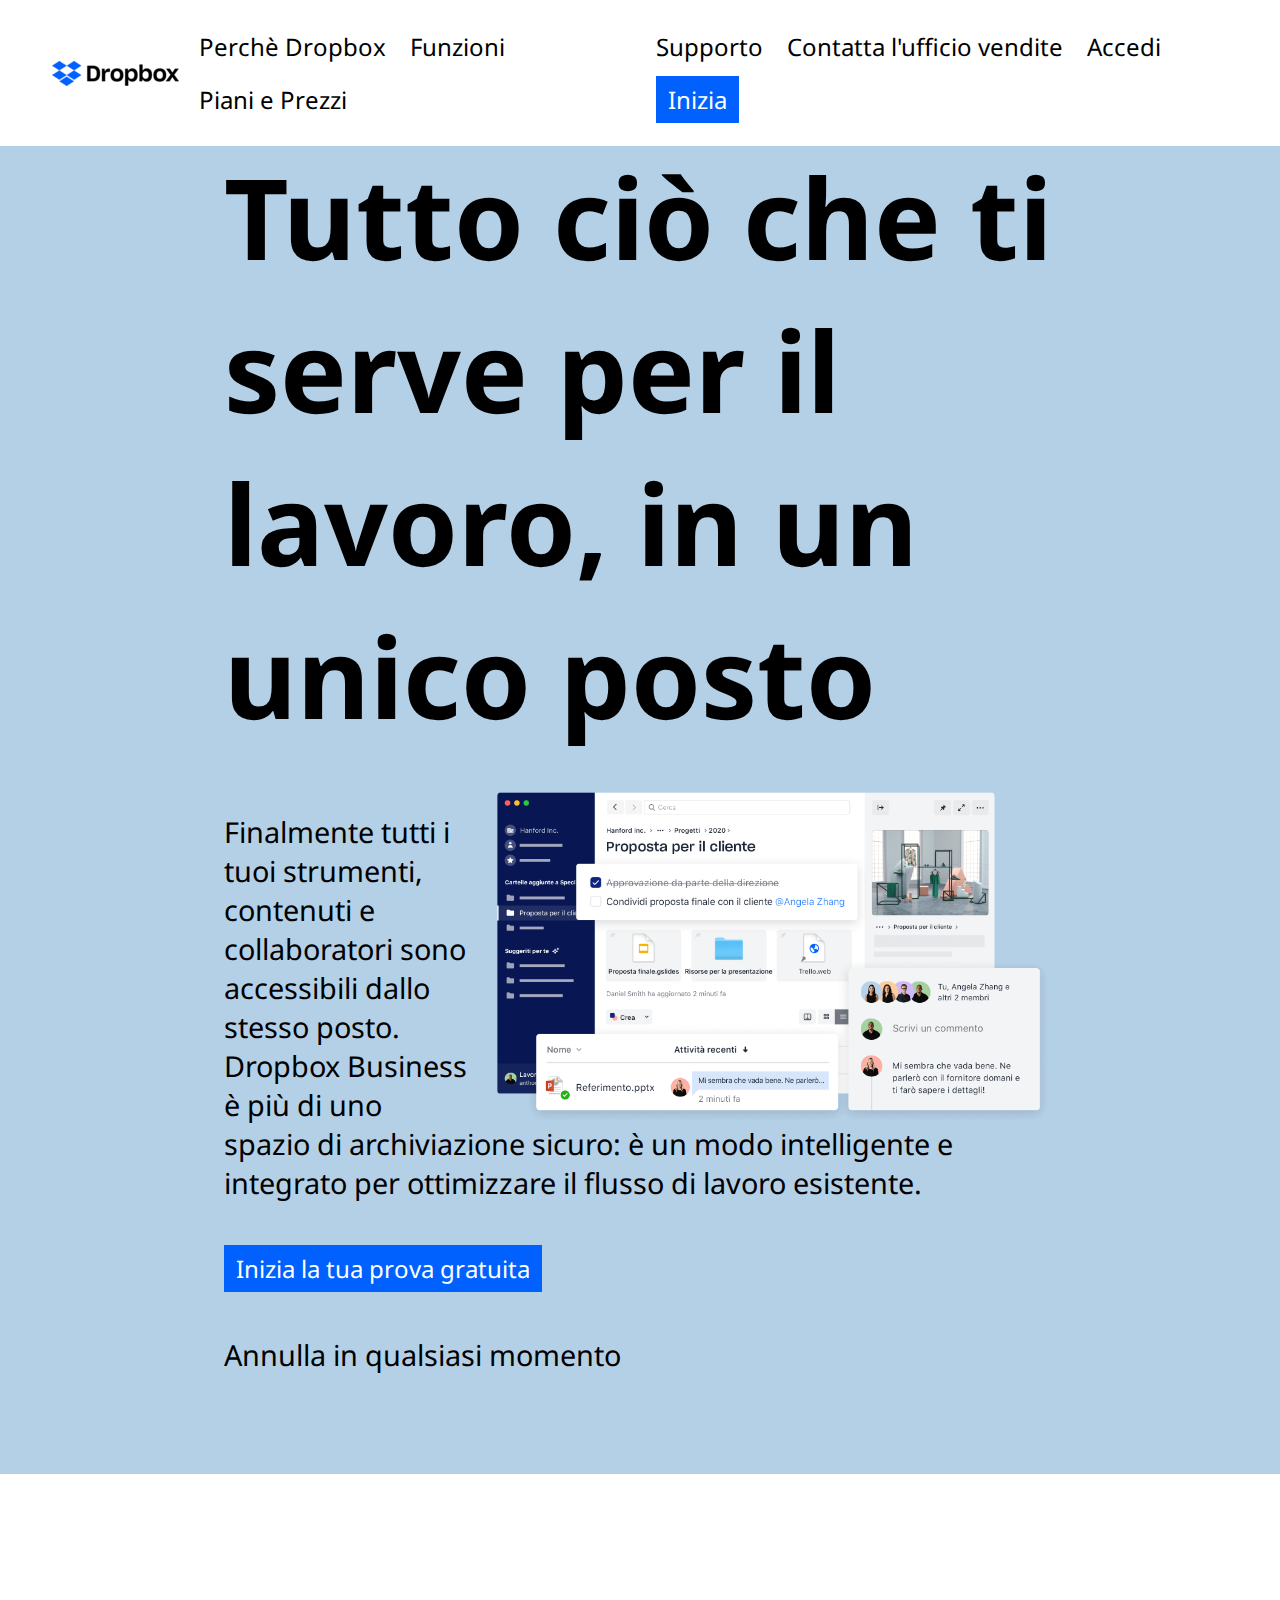
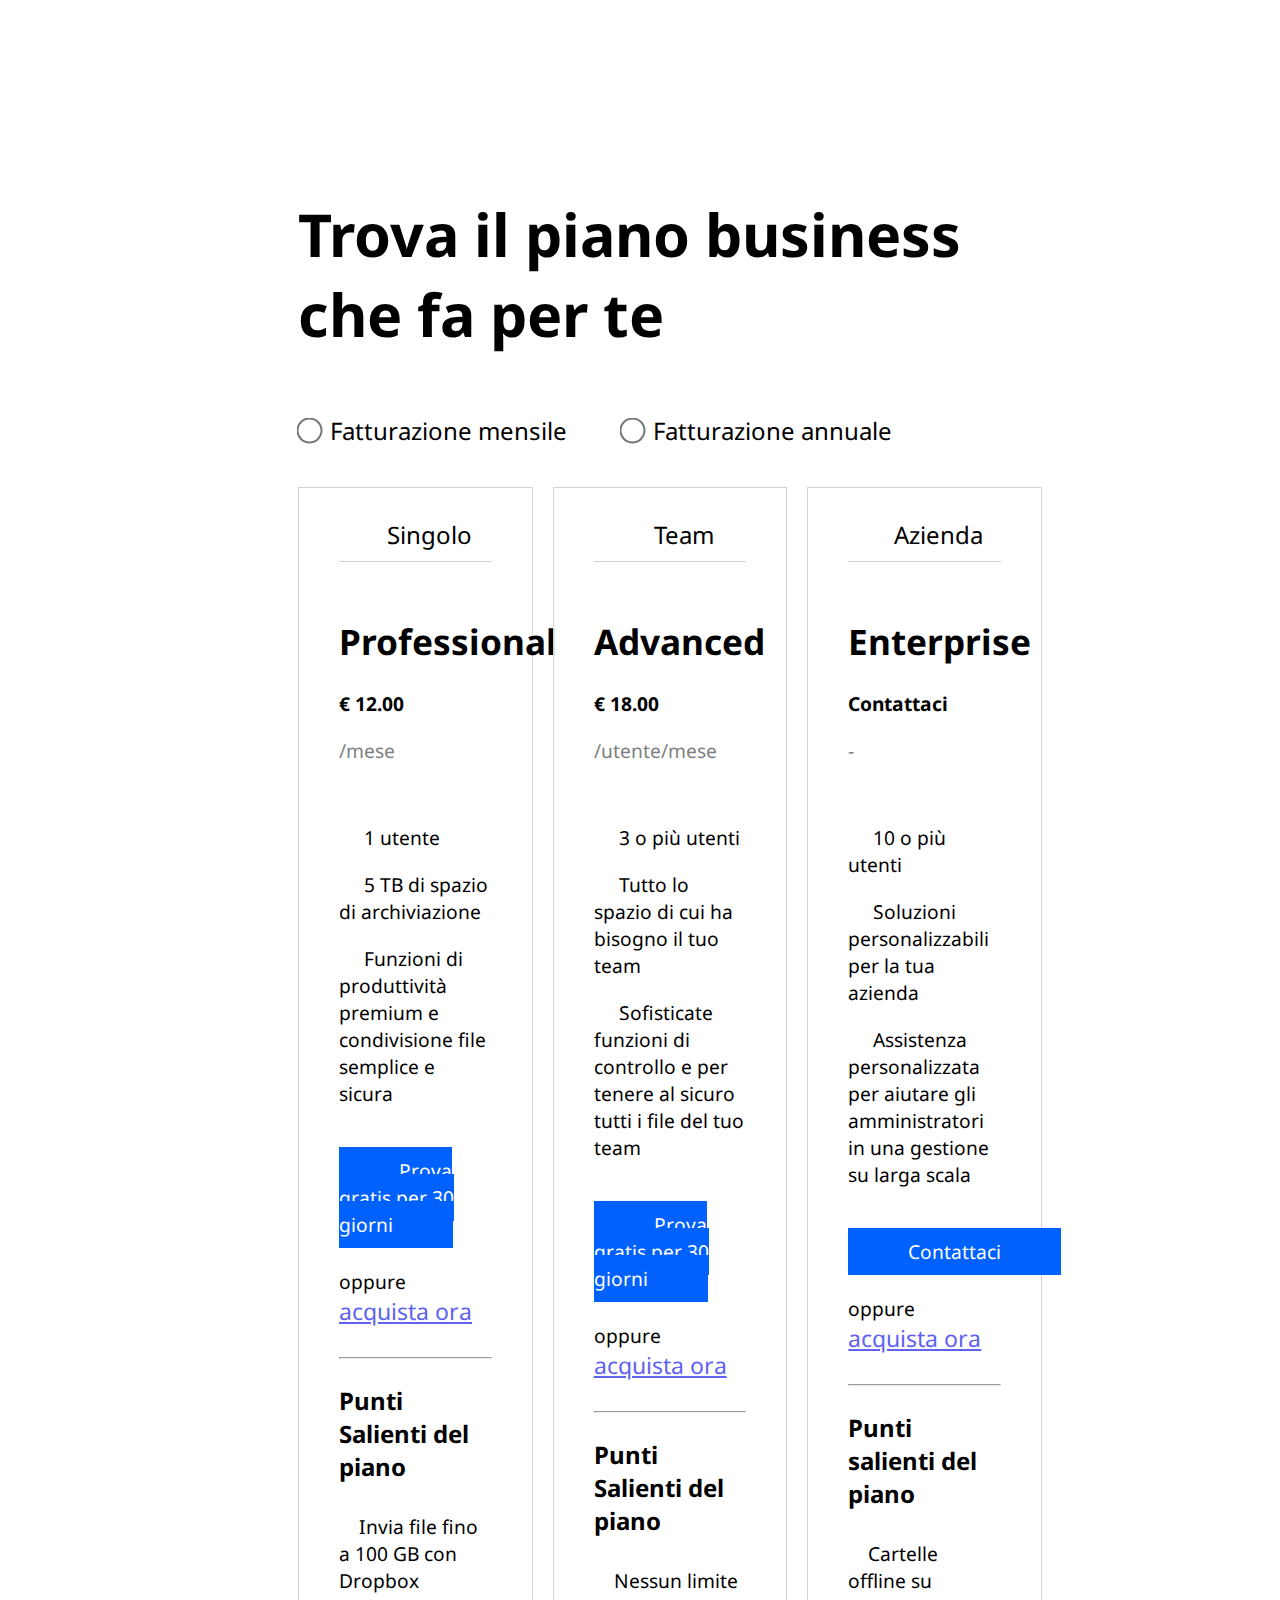
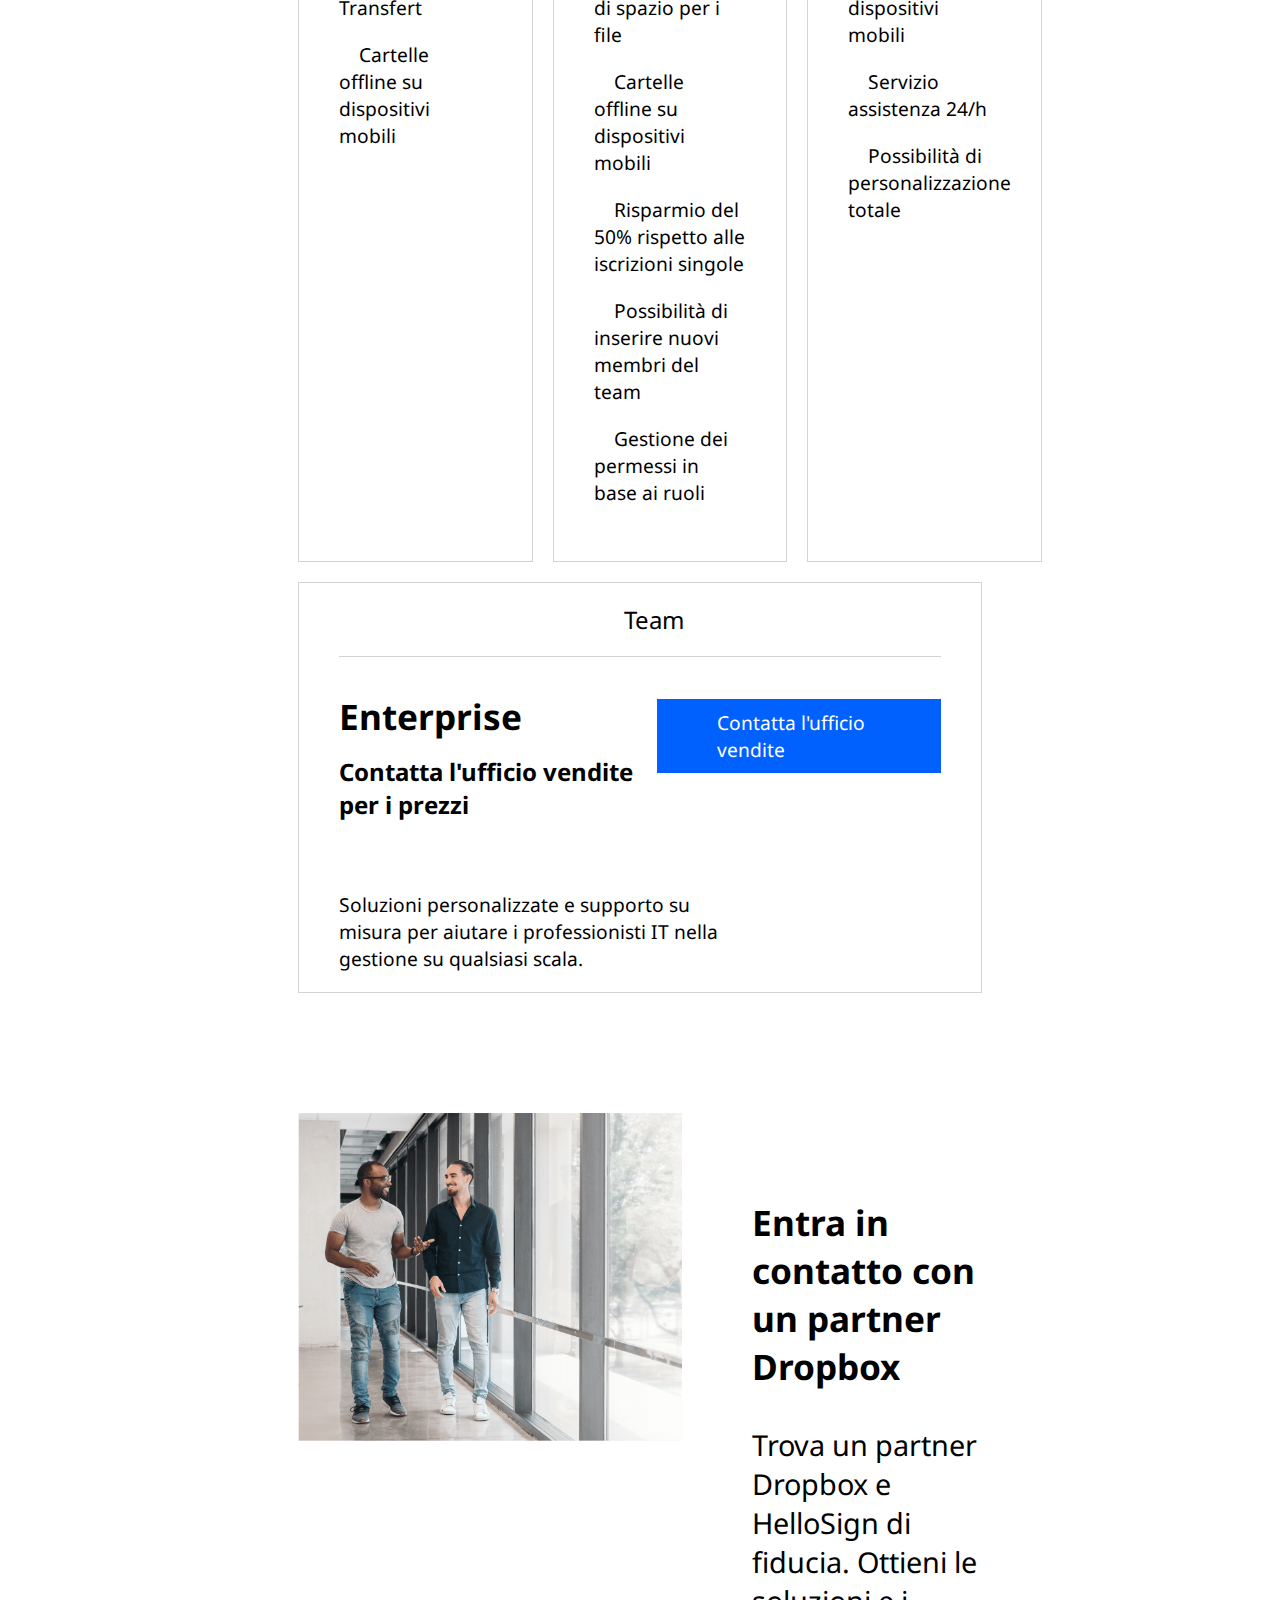
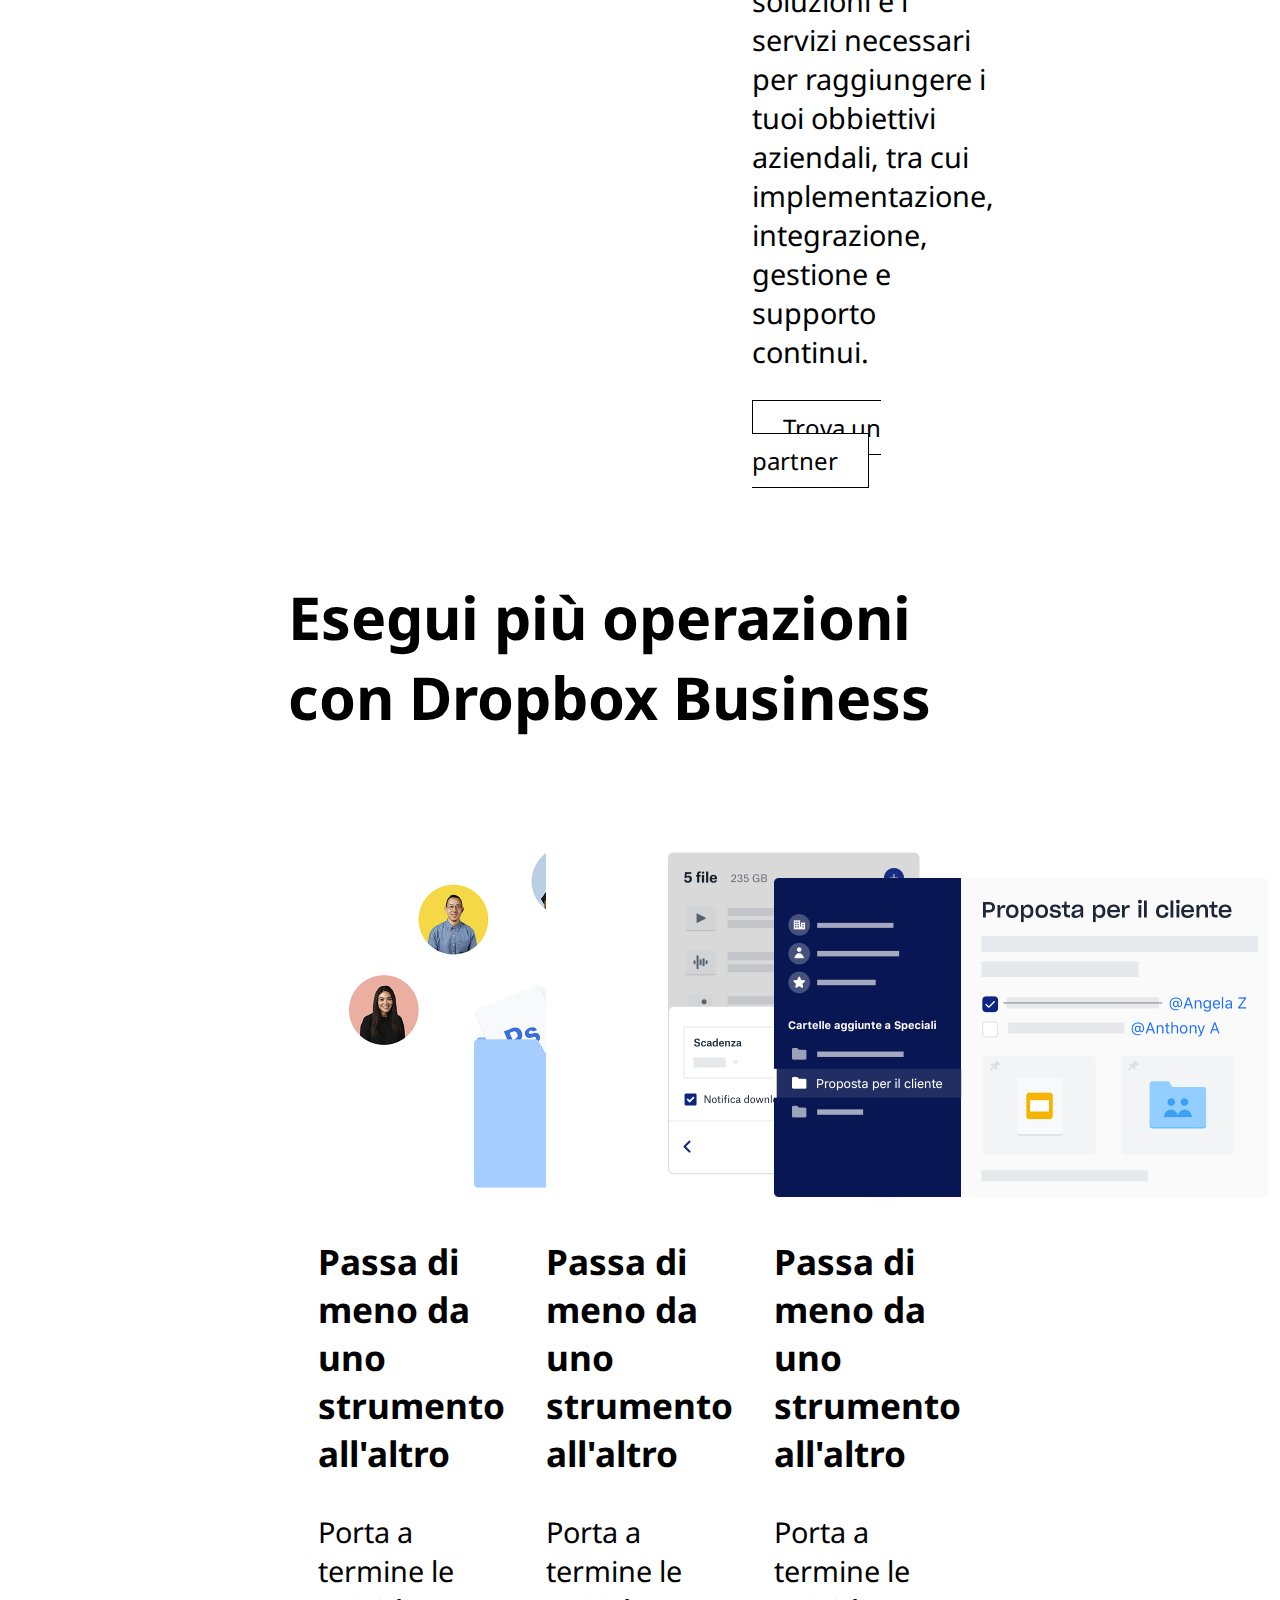
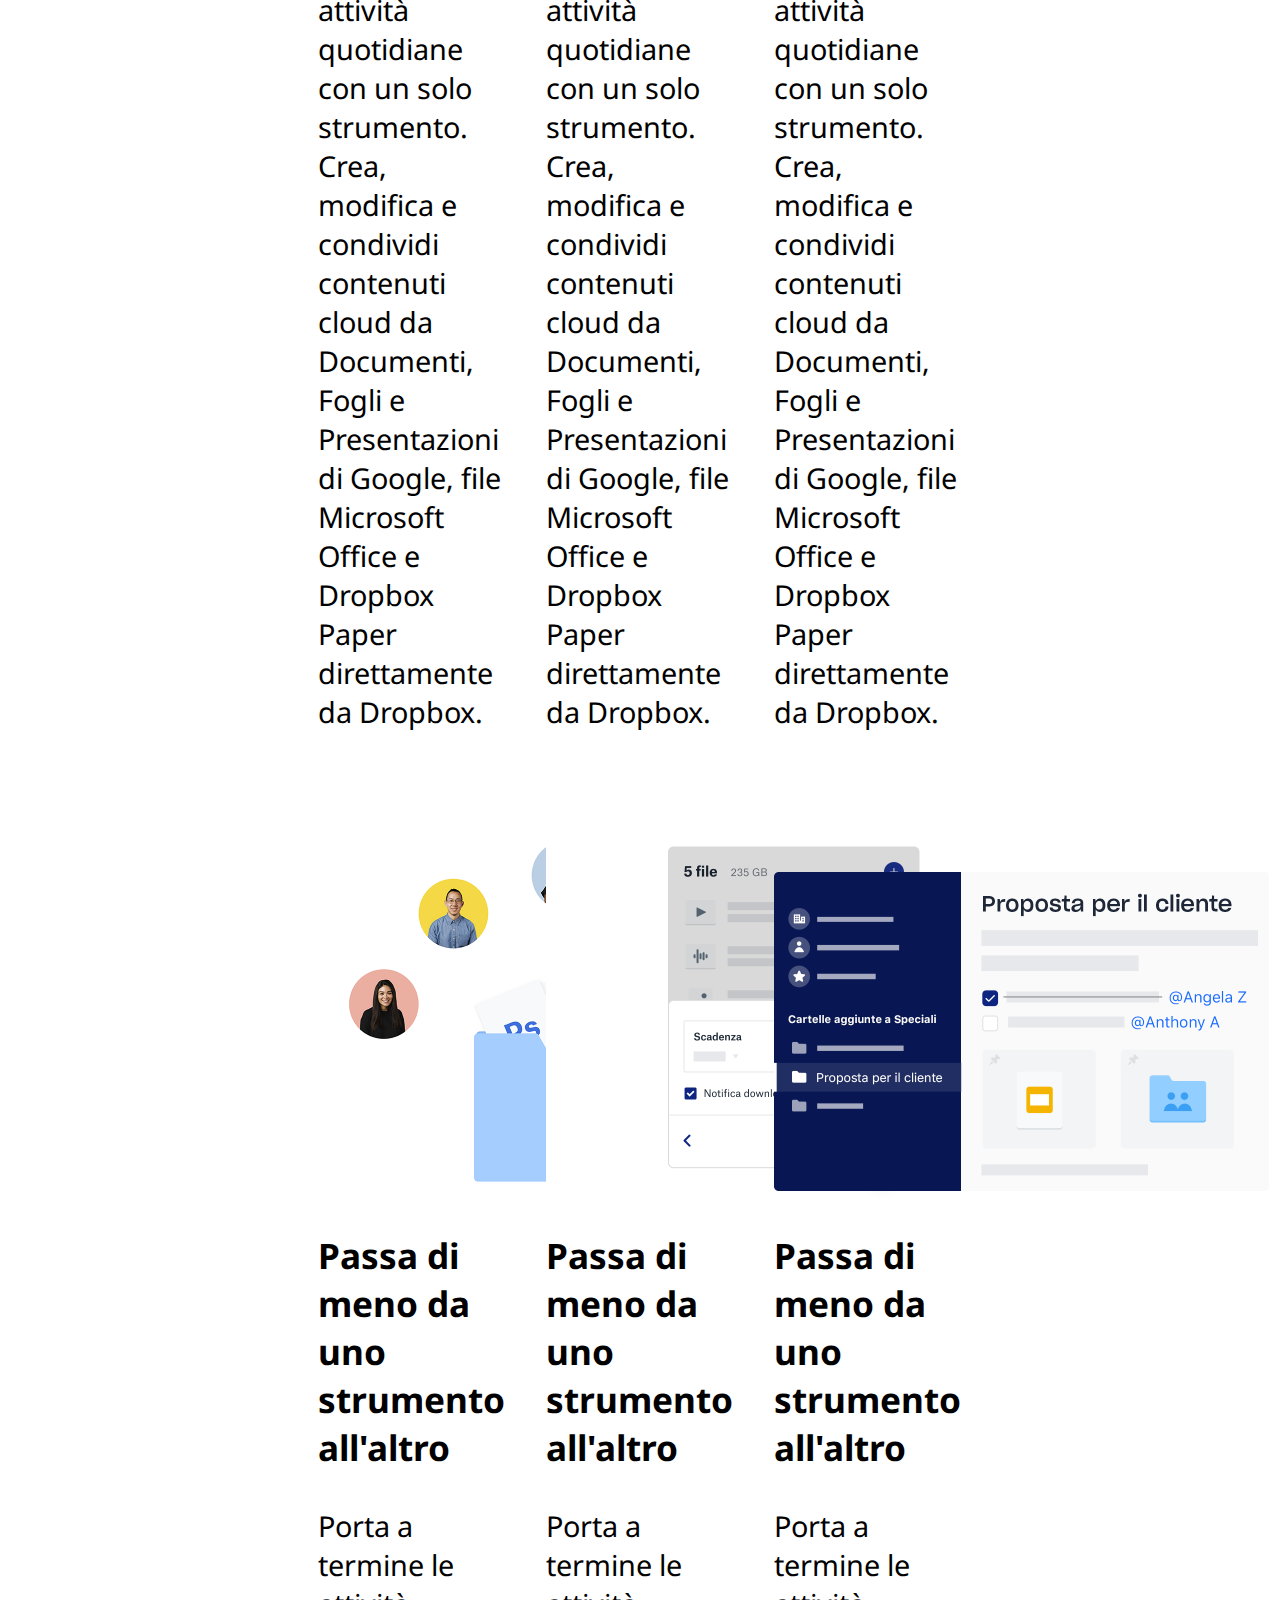
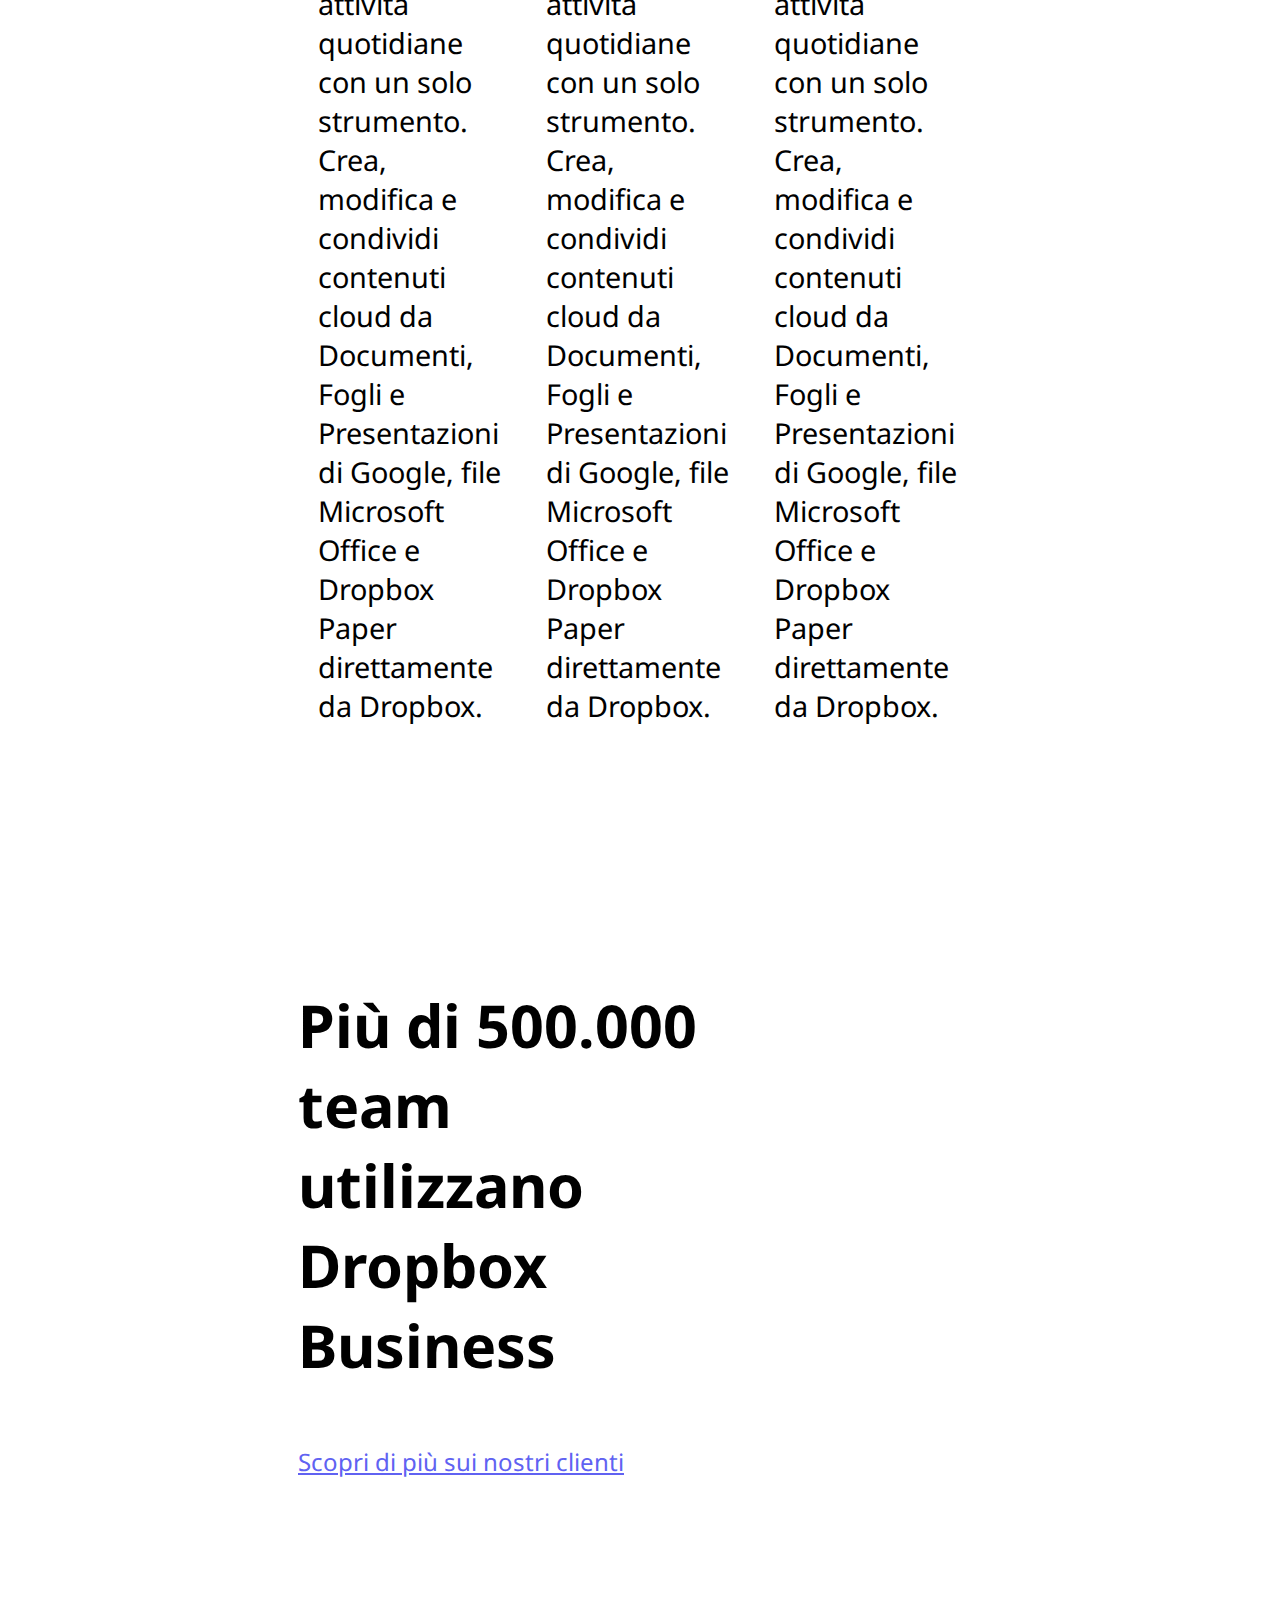
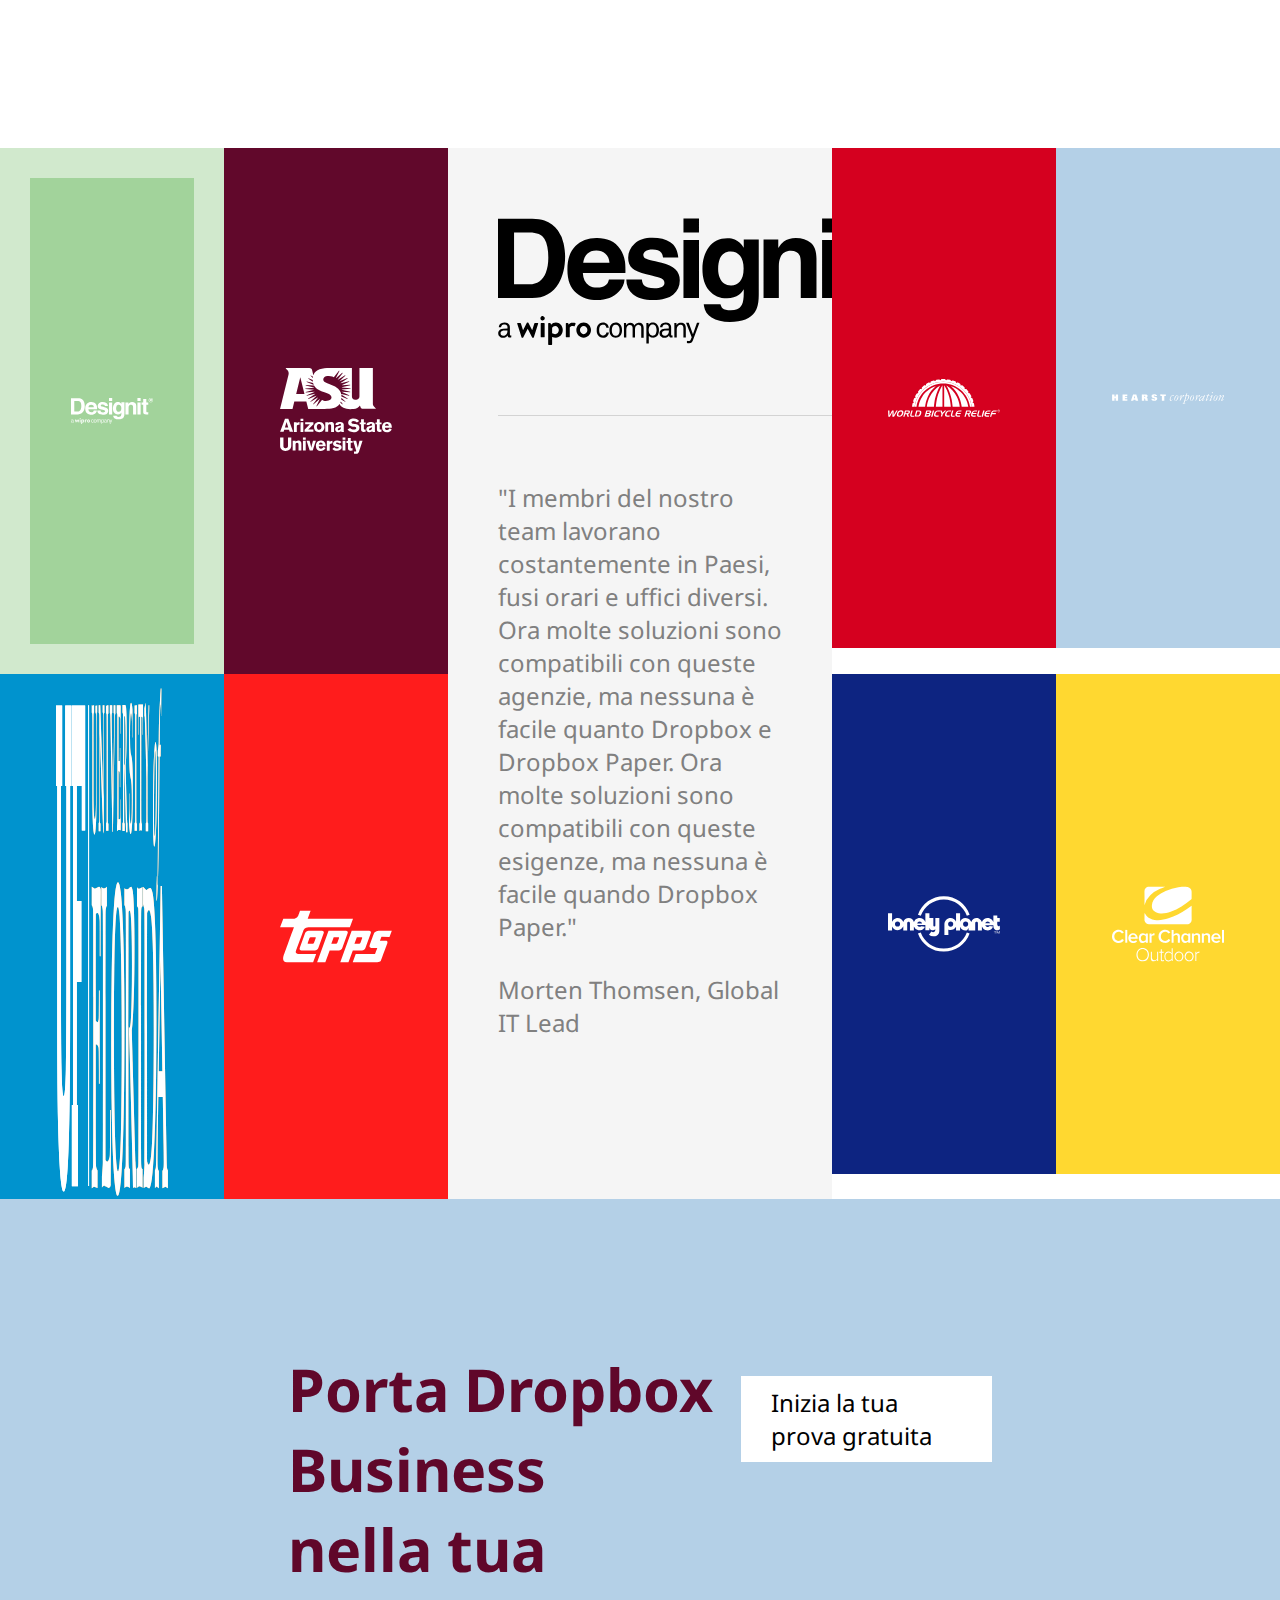
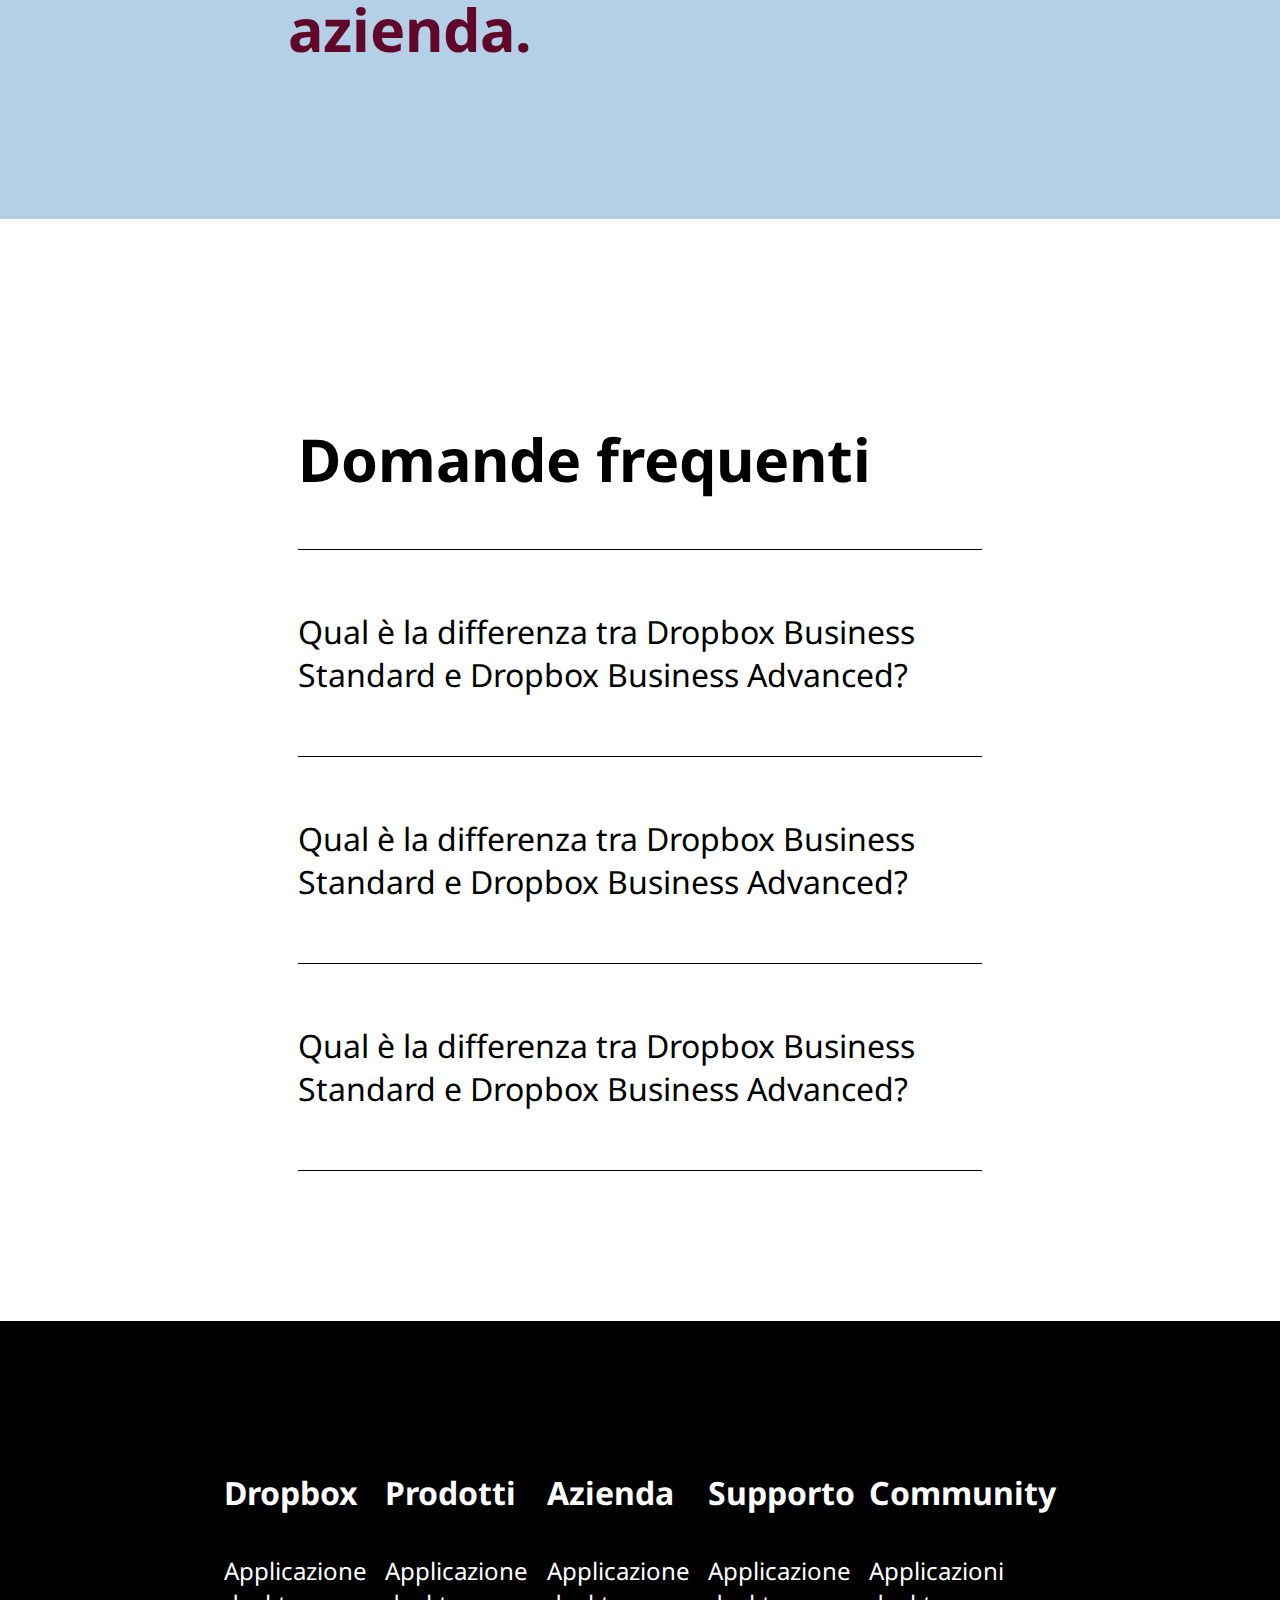
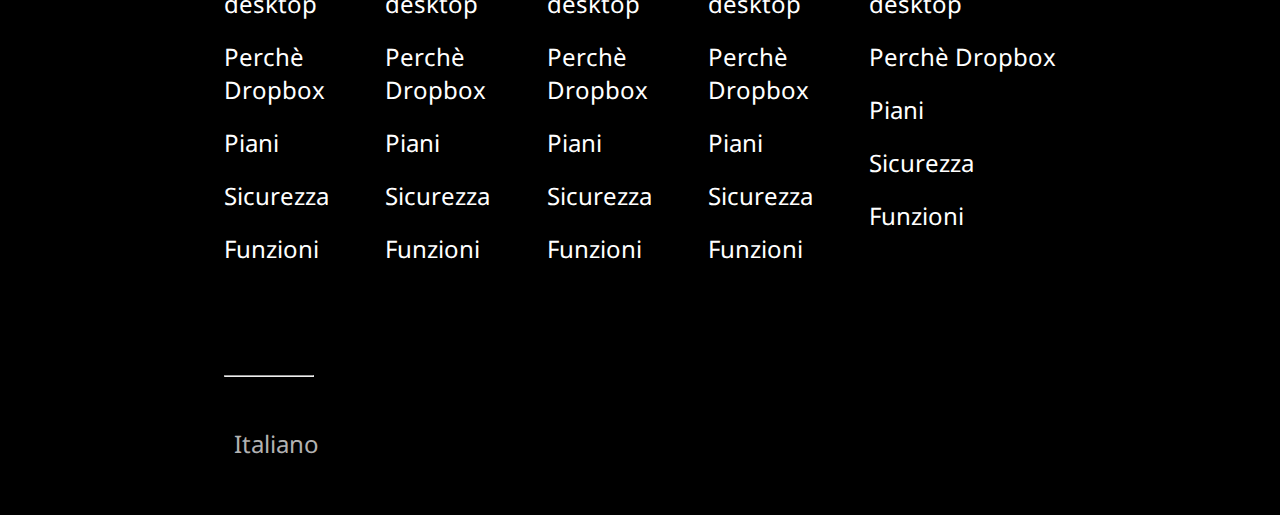
<file: index.html>
<!DOCTYPE html>
<html lang="it">
    <head>
        <meta charset="UTF-8">
        <meta http-equiv="X-UA-Compatible" content="IE=edge">
        <meta name="viewport" content="width=device-width, initial-scale=1.0">
        <title>Dropbox</title>

        <link rel="stylesheet" href="css/style.css">
        <link rel="stylesheet" href="https://cdnjs.cloudflare.com/ajax/libs/font-awesome/6.2.1/css/all.min.css" integrity="sha512-MV7K8+y+gLIBoVD59lQIYicR65iaqukzvf/nwasF0nqhPay5w/9lJmVM2hMDcnK1OnMGCdVK+iQrJ7lzPJQd1w==" crossorigin="anonymous" referrerpolicy="no-referrer"/>
        <link rel="preconnect" href="https://fonts.googleapis.com"> 
        <link rel="preconnect" href="https://fonts.gstatic.com" crossorigin> 
        <link href="https://fonts.googleapis.com/css2?family=Noto+Sans:wght@100;300;400;600;800&display=swap" rel="stylesheet">
    </head>
    <body>

        <!-- Inizio header-->
        <header>
            <div class="header-container">
                <div class="header-left">
                    <img src="img/logo-small.png" alt="logo">
                    <ul>
                        <li>
                            <a href="#">Perchè Dropbox</a>
                        </li>
                        <li>
                            <a href="#">Funzioni</a>
                        </li>
                        <li>
                            <a href="#">Piani e Prezzi</a>
                        </li>
                    </ul>
                </div>
                <div class="header-right">
                    <ul>
                        <li>
                            <a href="#">Supporto</a>
                        </li>
                        <li>
                            <a href="#">Contatta l'ufficio vendite</a>
                        </li>
                        <li>
                            <a href="#">Accedi</a>
                        </li>
                        <li>
                            <a class="button" href="#">Inizia</a>
                        </li>
                    </ul>
                </div>
            </div>
        </header>
        <!-- Fine header -->


        <!-- Inizio main -->
        <main>
            <!-- Jumbotron -->
            <div class="jumbotron blue">
                <div class="jumbotron-container"> 
                    <h1>Tutto ciò che ti serve per il lavoro, in un unico posto</h1>
                    <div class="description clearfix">
                        <img src="img/jumbo.png" alt="Esempio Schermata">
                        <p>Finalmente tutti i tuoi strumenti, contenuti e collaboratori sono accessibili dallo stesso posto. Dropbox Business è più di uno spazio di archiviazione sicuro: è un modo intelligente e integrato per ottimizzare il flusso di lavoro esistente.</p>
                        <a class="button" href="#">Inizia la tua prova gratuita</a>
                        <p>Annulla in qualsiasi momento</p>
                    </div>
                    <i class="fa-solid fa-arrow-down"></i>
                </div>
            </div>

            <!-- Parte centrale main -->
            <div class="main-container">
                <!-- Scelta piano -->
                <section>
                    <div class="select-subscription">
                        <h3>Trova il piano business che fa per te</h3>
                        <form>
                            <input type="radio" id="mensile" name="fatturazione">
                            <label for="mensile">Fatturazione mensile</label>
                            <input type="radio" id="annuale" name="fatturazione">
                            <label for="annuale">Fatturazione annuale</label>
                        </form>
                    </div>
                    
                    <!-- Contenitore 3 card-->
                    <div class="card-container">
                        <!-- Prima card -->
                        <div class="card">
                            <span class="subscription-type individual">Singolo</span>
                            <div class="subscription-cost">
                                <h5>Professional</h5>
                                <span class="price">€ 12.00</span>
                                <span class="time">/mese</span>
                            </div>
                            <div class="subscription-details">
                                <span class="individual">1 utente</span>
                                <span class="folder">5 TB di spazio di archiviazione</span>
                                <span class="share">Funzioni di produttività premium e condivisione file semplice e sicura</span>
                            </div>
                            <a class="button wide" href="#">Prova gratis per 30 giorni</a>
                            <span class="special-span">oppure <a class="blue-link" href="#">acquista ora</a></span>
                            <hr>
                            <div class="subscription-features">
                                <h6>Punti Salienti del piano</h6>
                                <span class="check">Invia file fino a 100 GB con Dropbox Transfert</span>
                                <span class="check">Cartelle offline su dispositivi mobili</span>
                            </div>
                        </div>

                        <!-- Seconda card -->
                        <div class="card">
                            <span class="subscription-type team">Team</span>
                            <div class="subscription-cost">
                                <h5>Advanced</h5>
                                <span class="price">€ 18.00</span>
                                <span class="time">/utente/mese</span>
                            </div>
                            <div class="subscription-details">
                                <span class="team">3 o più utenti</span>
                                <span class="folder">Tutto lo spazio di cui ha bisogno il tuo team</span>
                                <span class="share">Sofisticate funzioni di controllo e per tenere al sicuro tutti i file del tuo team</span>
                            </div>
                            <a class="button wide" href="#">Prova gratis per 30 giorni</a>
                            <span class="special-span">oppure <a class="blue-link" href="#">acquista ora</a></span>
                            <hr>
                            <div class="subscription-features">
                                <h6>Punti Salienti del piano</h6>
                                <span class="check">Nessun limite di spazio per i file</span>
                                <span class="check">Cartelle offline su dispositivi mobili</span>
                                <span class="check">Risparmio del 50% rispetto alle iscrizioni singole</span>
                                <span class="check">Possibilità di inserire nuovi membri del team</span>
                                <span class="check">Gestione dei permessi in base ai ruoli</span>
                            </div>
                        </div>

                        <!-- Terza card -->
                        <div class="card">
                            <span class="subscription-type company">Azienda</span>
                            <div class="subscription-cost">
                                <h5>Enterprise</h5>
                                <span class="price">Contattaci</span>
                                <span class="time">-</span>
                            </div>
                            <div class="subscription-details">
                                <span class="company">10 o più utenti</span>
                                <span class="folder">Soluzioni personalizzabili per la tua azienda</span>
                                <span class="share">Assistenza personalizzata per aiutare gli amministratori in una gestione su larga scala</span>
                            </div>
                            <a class="button wide" href="#">Contattaci</a>
                            <span class="special-span">oppure <a class="blue-link" href="#">acquista ora</a></span>
                            <hr>
                            <div class="subscription-features">
                                <h6>Punti salienti del piano</h6>
                                <span class="check">Cartelle offline su dispositivi mobili</span>
                                <span class="check">Servizio assistenza 24/h</span>
                                <span class="check">Possibilità di personalizzazione totale</span>
                            </div>
                        </div>
                    </div>

                    <!-- Card grande -->
                    <div class="bigcard-container">
                        <span class="subscription-type team">Team</span>
                        <div class="info">
                            <div>
                                <h5>Enterprise</h5>
                                <h6>Contatta l'ufficio vendite per i prezzi</h6>
                            </div>
                            <a class="button wide" href="#">Contatta l'ufficio vendite</a>
                        </div>
                        <span>Soluzioni personalizzate e supporto su misura per aiutare i professionisti IT nella gestione su qualsiasi scala.</span>
                    </div>

                </section>

                <!-- Trova un partner dropbox -->
                <section class="partner">
                    <div>
                        <img src="img/partner.png" alt="Partner">
                    </div>
                    <div>
                        <h5>Entra in contatto con un partner Dropbox</h5>
                        <p>Trova un partner Dropbox e HelloSign di fiducia. Ottieni le soluzioni e i servizi necessari per raggiungere i tuoi obbiettivi aziendali, tra cui implementazione, integrazione, gestione e supporto continui.</p>
                        <a class="button white reverse" href="#">Trova un partner</a>
                    </div>
                </section>

                <!-- Tutte le operazioni possibili con il piano Dropbox Business -->
                <section>
                    <h3>Esegui più operazioni con Dropbox Business</h3>
                    <div class="business-features-container">
                        <div class="business-feature">
                            <img src="img/business-feature-switching-tools.png" alt="">
                            <h5>Passa di meno da uno strumento all'altro</h5>
                            <p>Porta a termine le attività quotidiane con un solo strumento. Crea, modifica e condividi contenuti cloud da Documenti, Fogli e Presentazioni di Google, file Microsoft Office e Dropbox Paper direttamente da Dropbox.</p>
                        </div>
                        <div class="business-feature">
                            <img src="img/business-feature-send-files-it.png" alt="">
                            <h5>Passa di meno da uno strumento all'altro</h5>
                            <p>Porta a termine le attività quotidiane con un solo strumento. Crea, modifica e condividi contenuti cloud da Documenti, Fogli e Presentazioni di Google, file Microsoft Office e Dropbox Paper direttamente da Dropbox.</p>
                        </div>
                        <div class="business-feature">
                            <img src="img/business-feature-coordinate-it.png" alt="">
                            <h5>Passa di meno da uno strumento all'altro</h5>
                            <p>Porta a termine le attività quotidiane con un solo strumento. Crea, modifica e condividi contenuti cloud da Documenti, Fogli e Presentazioni di Google, file Microsoft Office e Dropbox Paper direttamente da Dropbox.</p>
                        </div>
                    </div>
                    <div class="business-features-container">
                        <div class="business-feature">
                            <img src="img/business-feature-switching-tools.png" alt="">
                            <h5>Passa di meno da uno strumento all'altro</h5>
                            <p>Porta a termine le attività quotidiane con un solo strumento. Crea, modifica e condividi contenuti cloud da Documenti, Fogli e Presentazioni di Google, file Microsoft Office e Dropbox Paper direttamente da Dropbox.</p>
                        </div>
                        <div class="business-feature">
                            <img src="img/business-feature-send-files-it.png" alt="">
                            <h5>Passa di meno da uno strumento all'altro</h5>
                            <p>Porta a termine le attività quotidiane con un solo strumento. Crea, modifica e condividi contenuti cloud da Documenti, Fogli e Presentazioni di Google, file Microsoft Office e Dropbox Paper direttamente da Dropbox.</p>
                        </div>
                        <div class="business-feature">
                            <img src="img/business-feature-coordinate-it.png" alt="">
                            <h5>Passa di meno da uno strumento all'altro</h5>
                            <p>Porta a termine le attività quotidiane con un solo strumento. Crea, modifica e condividi contenuti cloud da Documenti, Fogli e Presentazioni di Google, file Microsoft Office e Dropbox Paper direttamente da Dropbox.</p>
                        </div>
                    </div>

                </section>

                <!-- Scopri di più sui clienti Business -->
                <section class="section-container">
                    <div class="small-section">
                        <h3>Più di 500.000 team utilizzano Dropbox Business</h3>
                        <a class="blue-link" href="#">Scopri di più sui nostri clienti</a>
                    </div>
                </section>

            </div>

            <!-- Clienti più famosi -->
            <div>
                <section class="logo-container">
                    <div class="logo-left">
                        <div class="light-green logo">
                            <img class="change-my-color" src="img/designit.svg" alt="Designit">
                        </div>
                        <div class="bordeaux logo">
                            <img class="change-my-color" src="img/arizona_state_university.svg" alt="ASU">
                        </div>
                        <div class="medium-blue logo">
                            <img class="change-my-color" src="img/university_of_florida.svg" alt="UF">
                        </div>
                        <div class="red logo">
                            <img class="change-my-color" src="img/topps.svg" alt="Topps">
                        </div>
                    </div>

                    <div class="logo-middle">
                        <div class="logo">
                            <img src="img/designit.svg" alt="Designit">
                            <div class="cit-container">
                                <span class="cit">"I membri del nostro team lavorano costantemente in Paesi, fusi orari e uffici diversi. Ora molte soluzioni sono compatibili con queste agenzie, ma nessuna è facile quanto Dropbox e Dropbox Paper. Ora molte soluzioni sono compatibili con queste esigenze, ma nessuna è facile quando Dropbox Paper."</span>
                                <span class="cit">Morten Thomsen, Global IT Lead</span>
                            </div>
                        </div>
                    </div>

                    <div class="logo-right">
                        <div class="medium-red logo">
                            <img class="change-my-color" src="img/world_bicycle_relief.svg" alt="Worl Bycicle Relief">
                        </div>
                        <div class="light-blue logo">
                            <img class="change-my-color" src="img/hearst_corp.svg" alt="Hearst">
                        </div>
                        <div class="dark-blue logo">
                            <img class="change-my-color" src="img/lonely_planet.svg" alt="Lonely Planet">
                        </div>
                        <div class="yellow logo">
                            <img class="change-my-color" src="img/clear_channel.svg" alt="Clear Channel Outdoor">
                        </div>
                    </div>

                </section>
            </div>

            <!-- Prova gratuita -->
            <div class="blue">
                <section class="section-container">
                    <h3>Porta Dropbox Business 
                        <br>
                        nella tua azienda.
                    </h3>
                    <a class="button white" href="#">Inizia la tua prova gratuita</a>
                </section>
            </div>

                <!-- Domande frequenti -->
                <section class="section-container">
                    <div class="faq-container">
                        <h3>Domande frequenti</h3>
                        <h4 class="icon clearfix">Qual è la differenza tra Dropbox Business Standard e Dropbox Business Advanced?</h4>
                        <h4 class="icon clearfix">Qual è la differenza tra Dropbox Business Standard e Dropbox Business Advanced?</h4>
                        <h4 class="icon clearfix">Qual è la differenza tra Dropbox Business Standard e Dropbox Business Advanced?</h4>
                    </div>
                </section>

        </main>
        <!-- Fine main -->


        <!-- Inizio footer -->
        <footer>
            <div class="footer-container">

                <!-- Link utili -->
                <section class="first-section-footer">
                    <div>
                        <h5>Dropbox</h5>
                        <ul>
                            <li>
                                <a href="#">Applicazione desktop</a>
                            </li>
                            <li>
                                <a href="#">Perchè Dropbox</a>
                            </li>
                            <li>
                                <a href="#">Piani</a>
                            </li>
                            <li>
                                <a href="#">Sicurezza</a>
                            </li>
                            <li>
                                <a href="#">Funzioni</a>
                            </li>
                        </ul>
                    </div>
                    <div>
                        <h5>Prodotti</h5>
                        <ul>
                            <li>
                                <a href="#">Applicazione desktop</a>
                            </li>
                            <li>
                                <a href="#">Perchè Dropbox</a>
                            </li>
                            <li>
                                <a href="#">Piani</a>
                            </li>
                            <li>
                                <a href="#">Sicurezza</a>
                            </li>
                            <li>
                                <a href="#">Funzioni</a>
                            </li>
                        </ul>
                    </div>
                    <div>
                        <h5>Azienda</h5>
                        <ul>
                            <li>
                                <a href="#">Applicazione desktop</a>
                            </li>
                            <li>
                                <a href="#">Perchè Dropbox</a>
                            </li>
                            <li>
                                <a href="#">Piani</a>
                            </li>
                            <li>
                                <a href="#">Sicurezza</a>
                            </li>
                            <li>
                                <a href="#">Funzioni</a>
                            </li>
                        </ul>
                    </div>
                    <div>
                        <h5>Supporto</h5>
                        <ul>
                            <li>
                                <a href="#">Applicazione desktop</a>
                            </li>
                            <li>
                                <a href="#">Perchè Dropbox</a>
                            </li>
                            <li>
                                <a href="#">Piani</a>
                            </li>
                            <li>
                                <a href="#">Sicurezza</a>
                            </li>
                            <li>
                                <a href="#">Funzioni</a>
                            </li>
                        </ul>
                    </div>
                    <div>
                        <h5>Community</h5>
                        <ul>
                            <li>
                                <a href="#">Applicazioni desktop</a>
                            </li>
                            <li>
                                <a href="#">Perchè Dropbox</a>
                            </li>
                            <li>
                                <a href="#">Piani</a>
                            </li>
                            <li>
                                <a href="#">Sicurezza</a>
                            </li>
                            <li>
                                <a href="#">Funzioni</a>
                            </li>
                        </ul>
                    </div>
                </section>

                <hr>

                <!-- Selezione lingua -->
                <section class="second-section-footer">
                    <i class="fa-regular fa-earth-americas"></i>
                    <span>Italiano</span>
                    <i class="fa-solid fa-sort-up"></i>
                </section>
                
            </div>
        </footer>
        <!-- Fine footer -->

    </body>
</html>
</file>
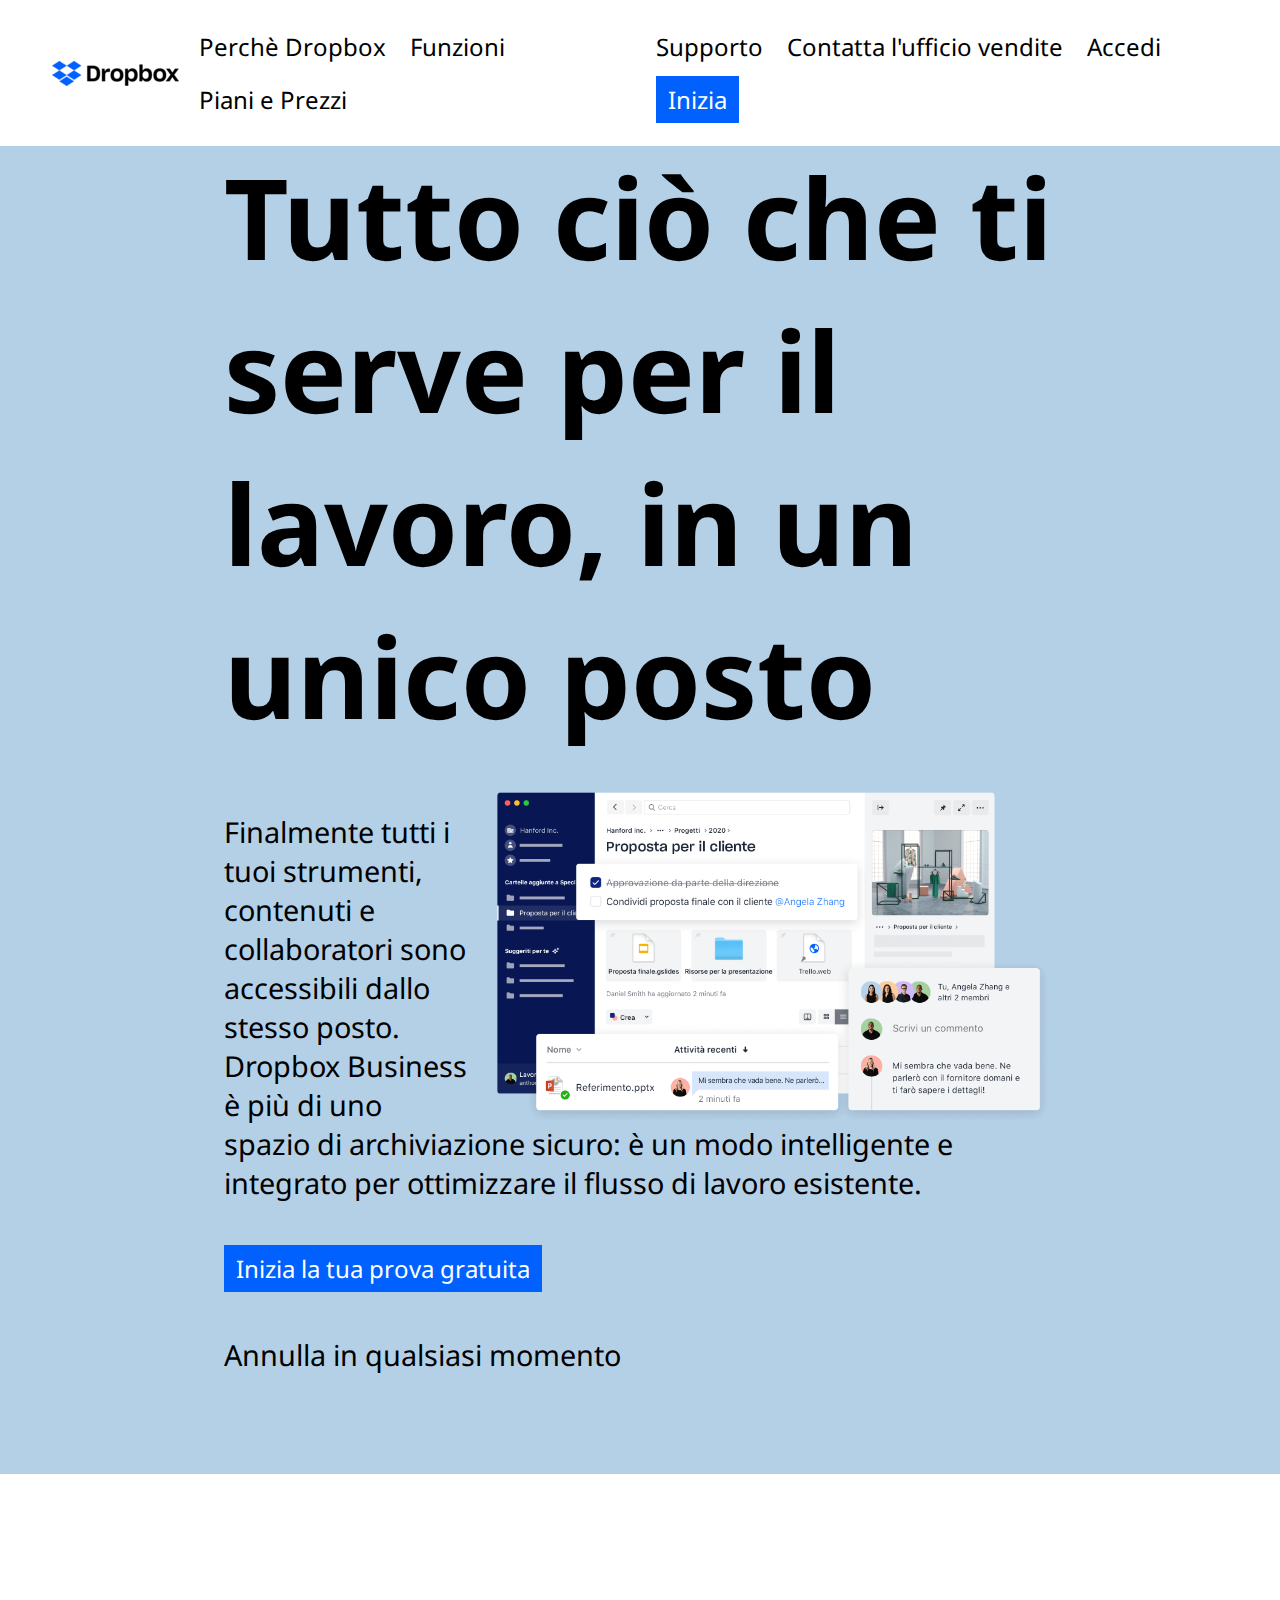
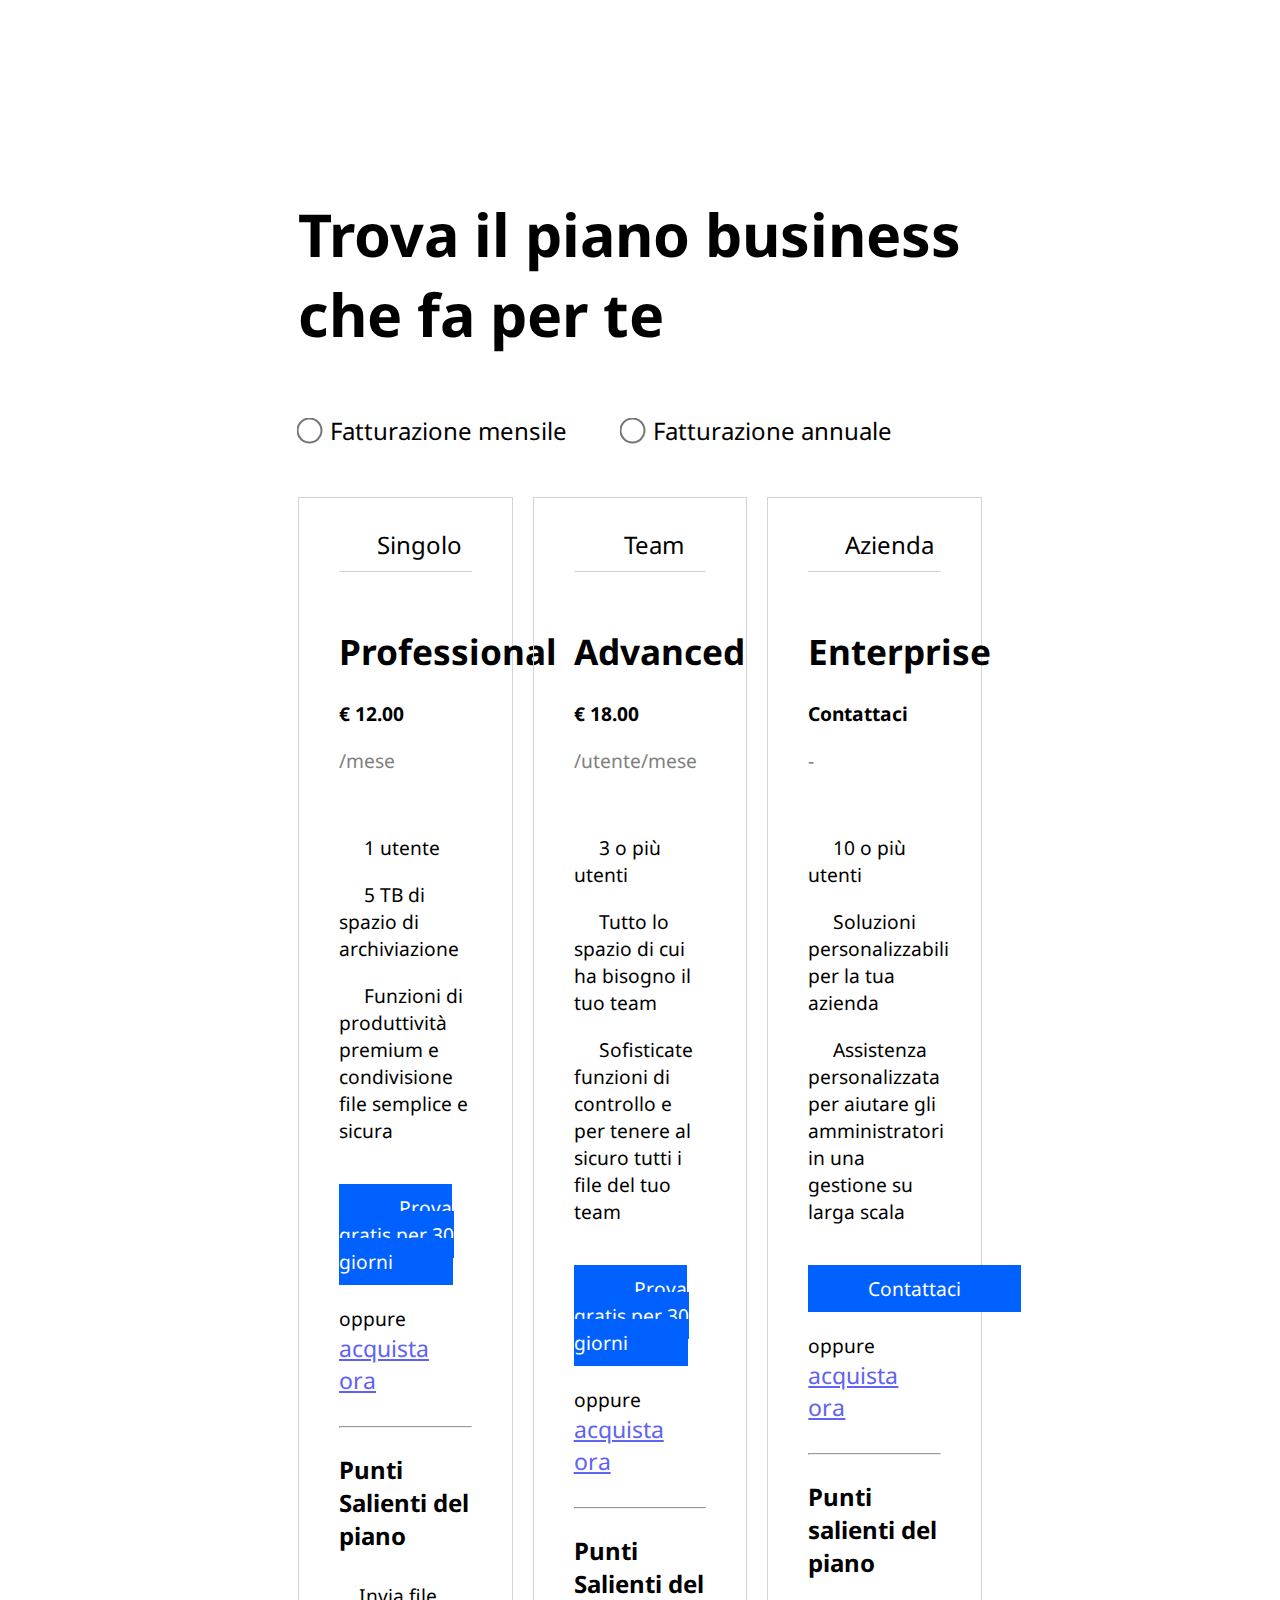
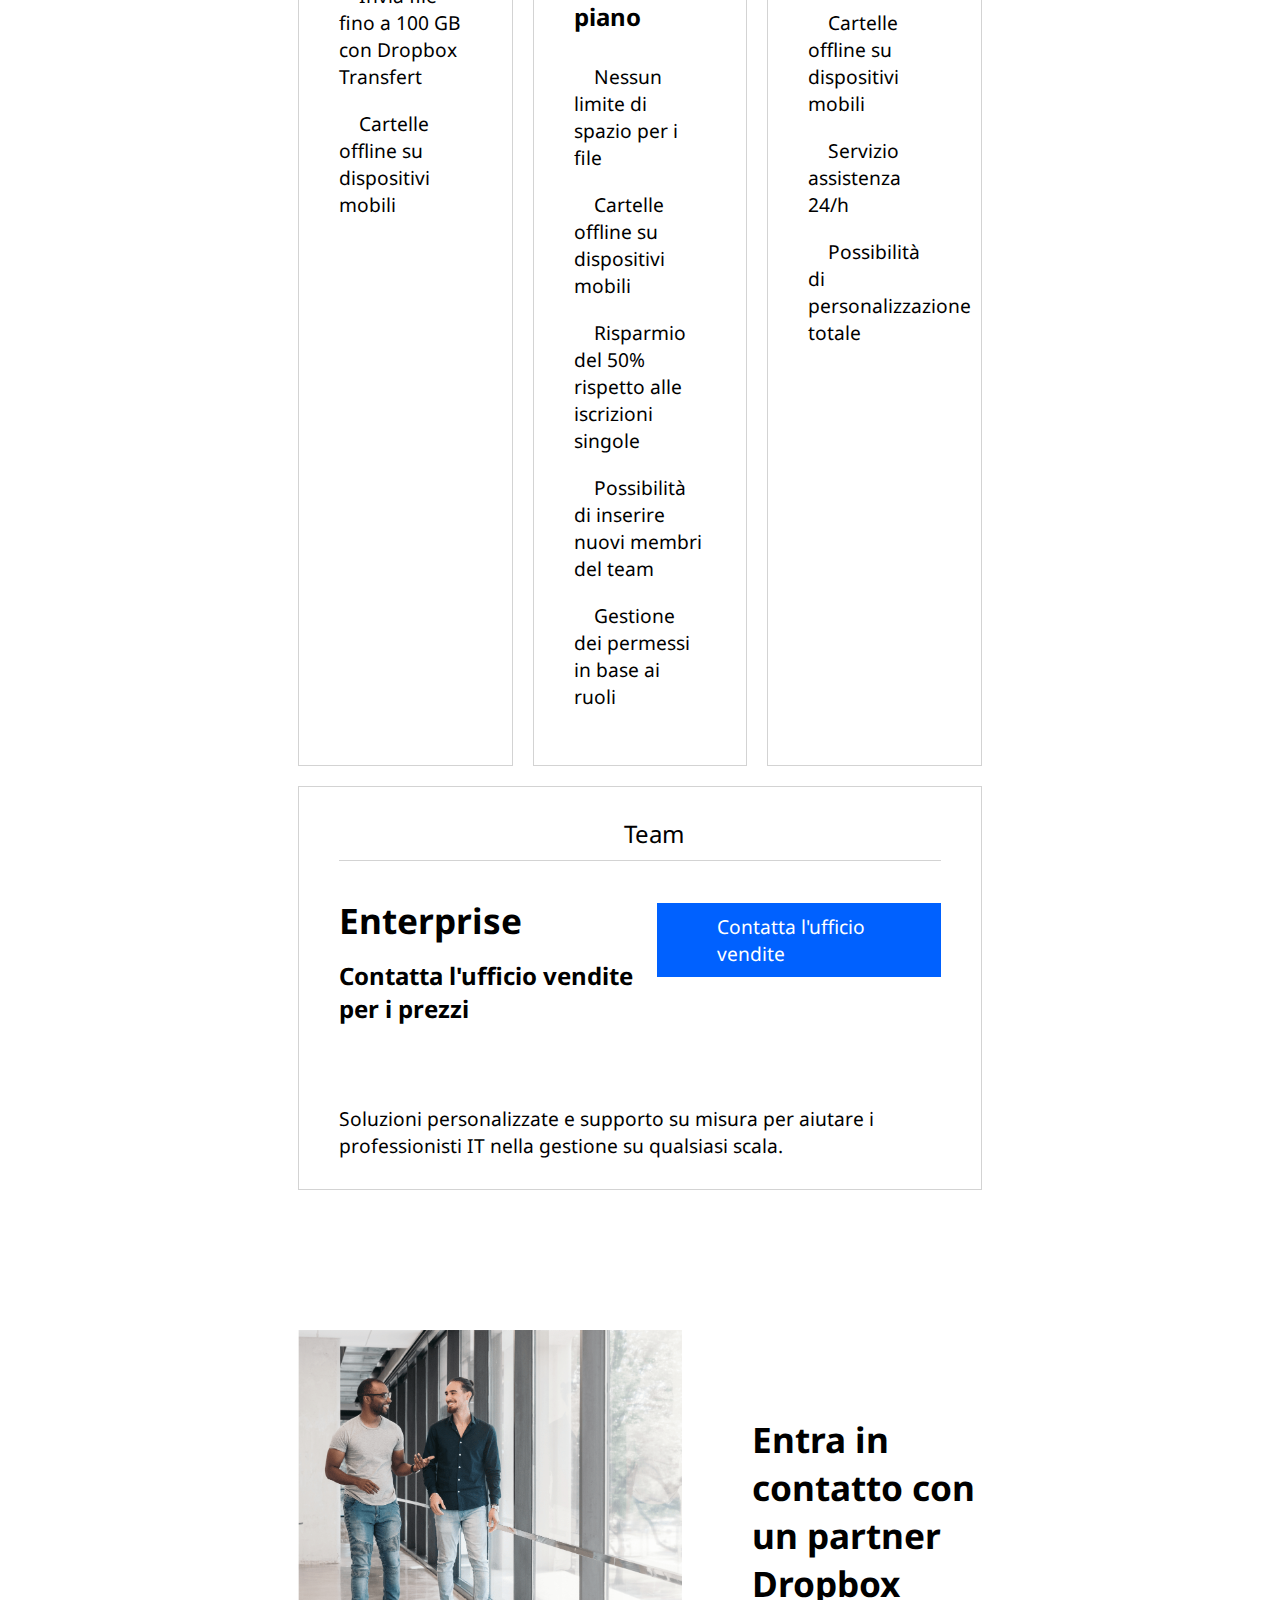
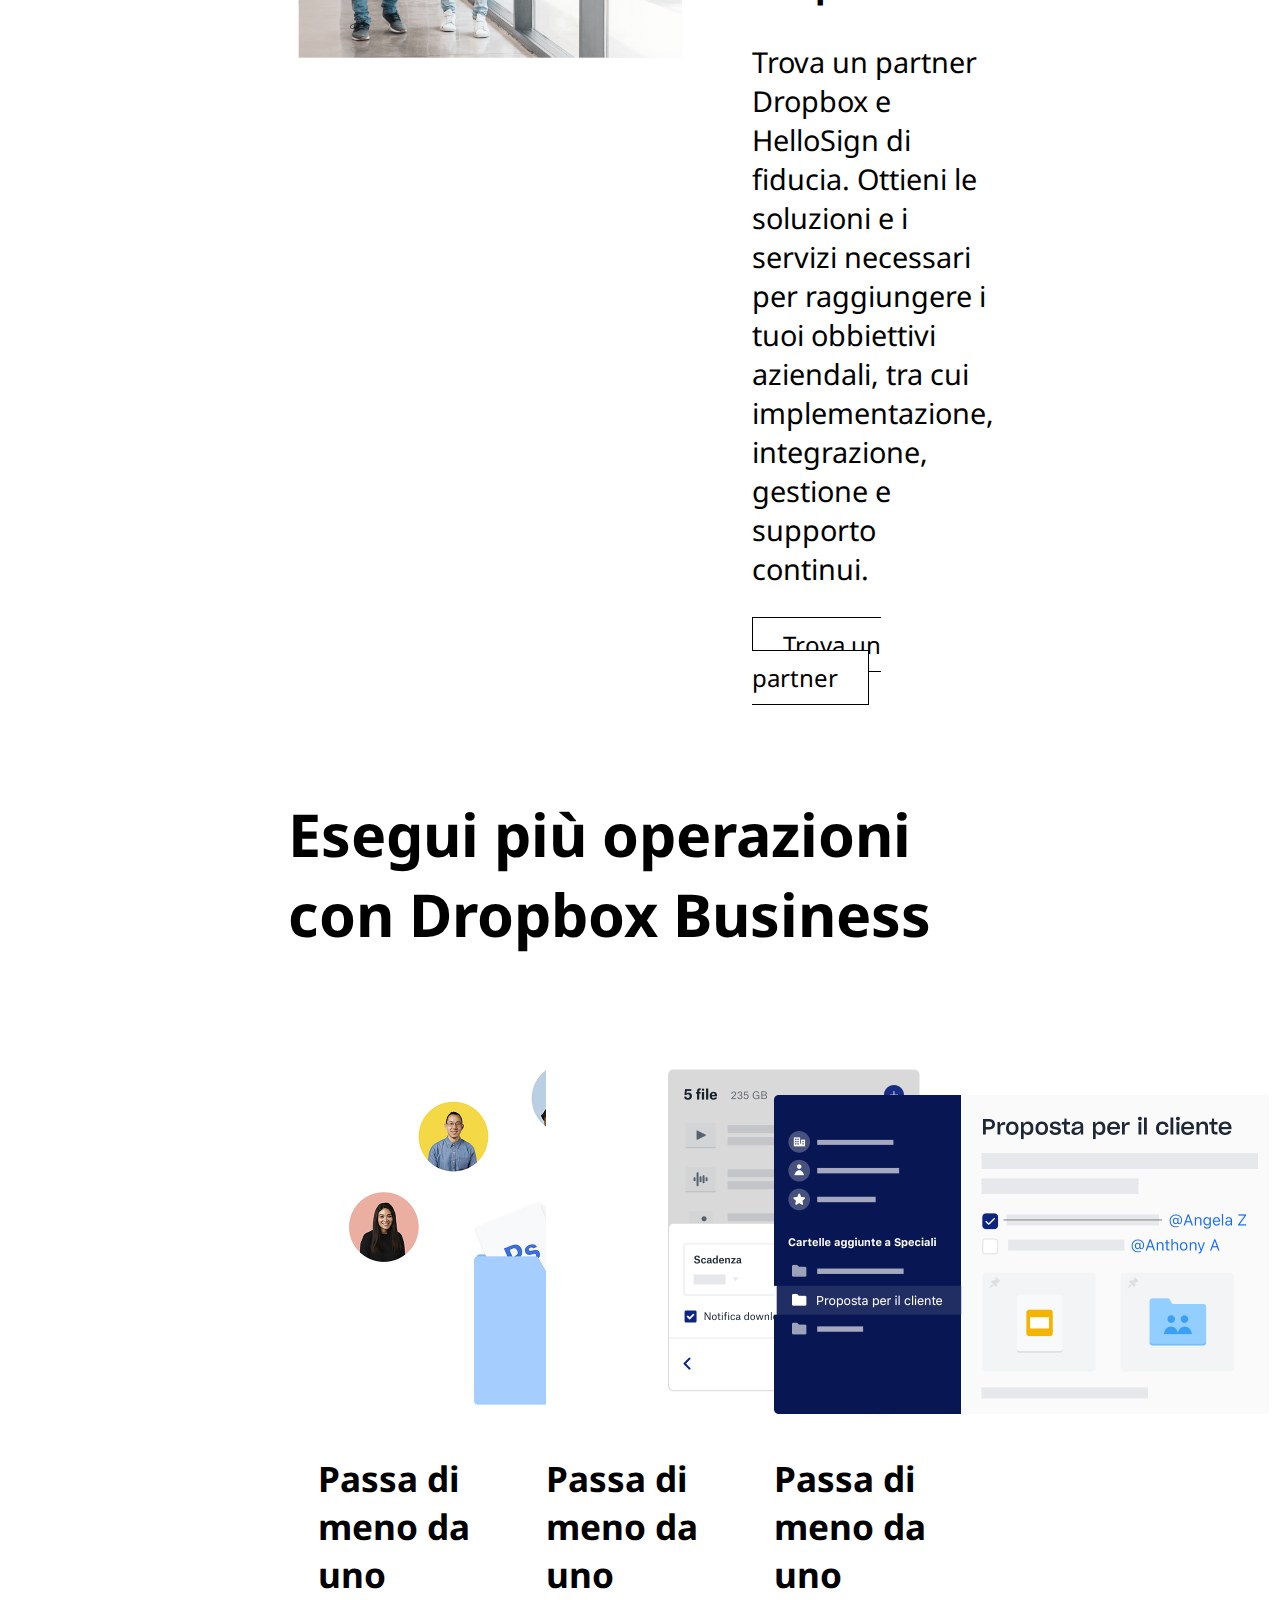
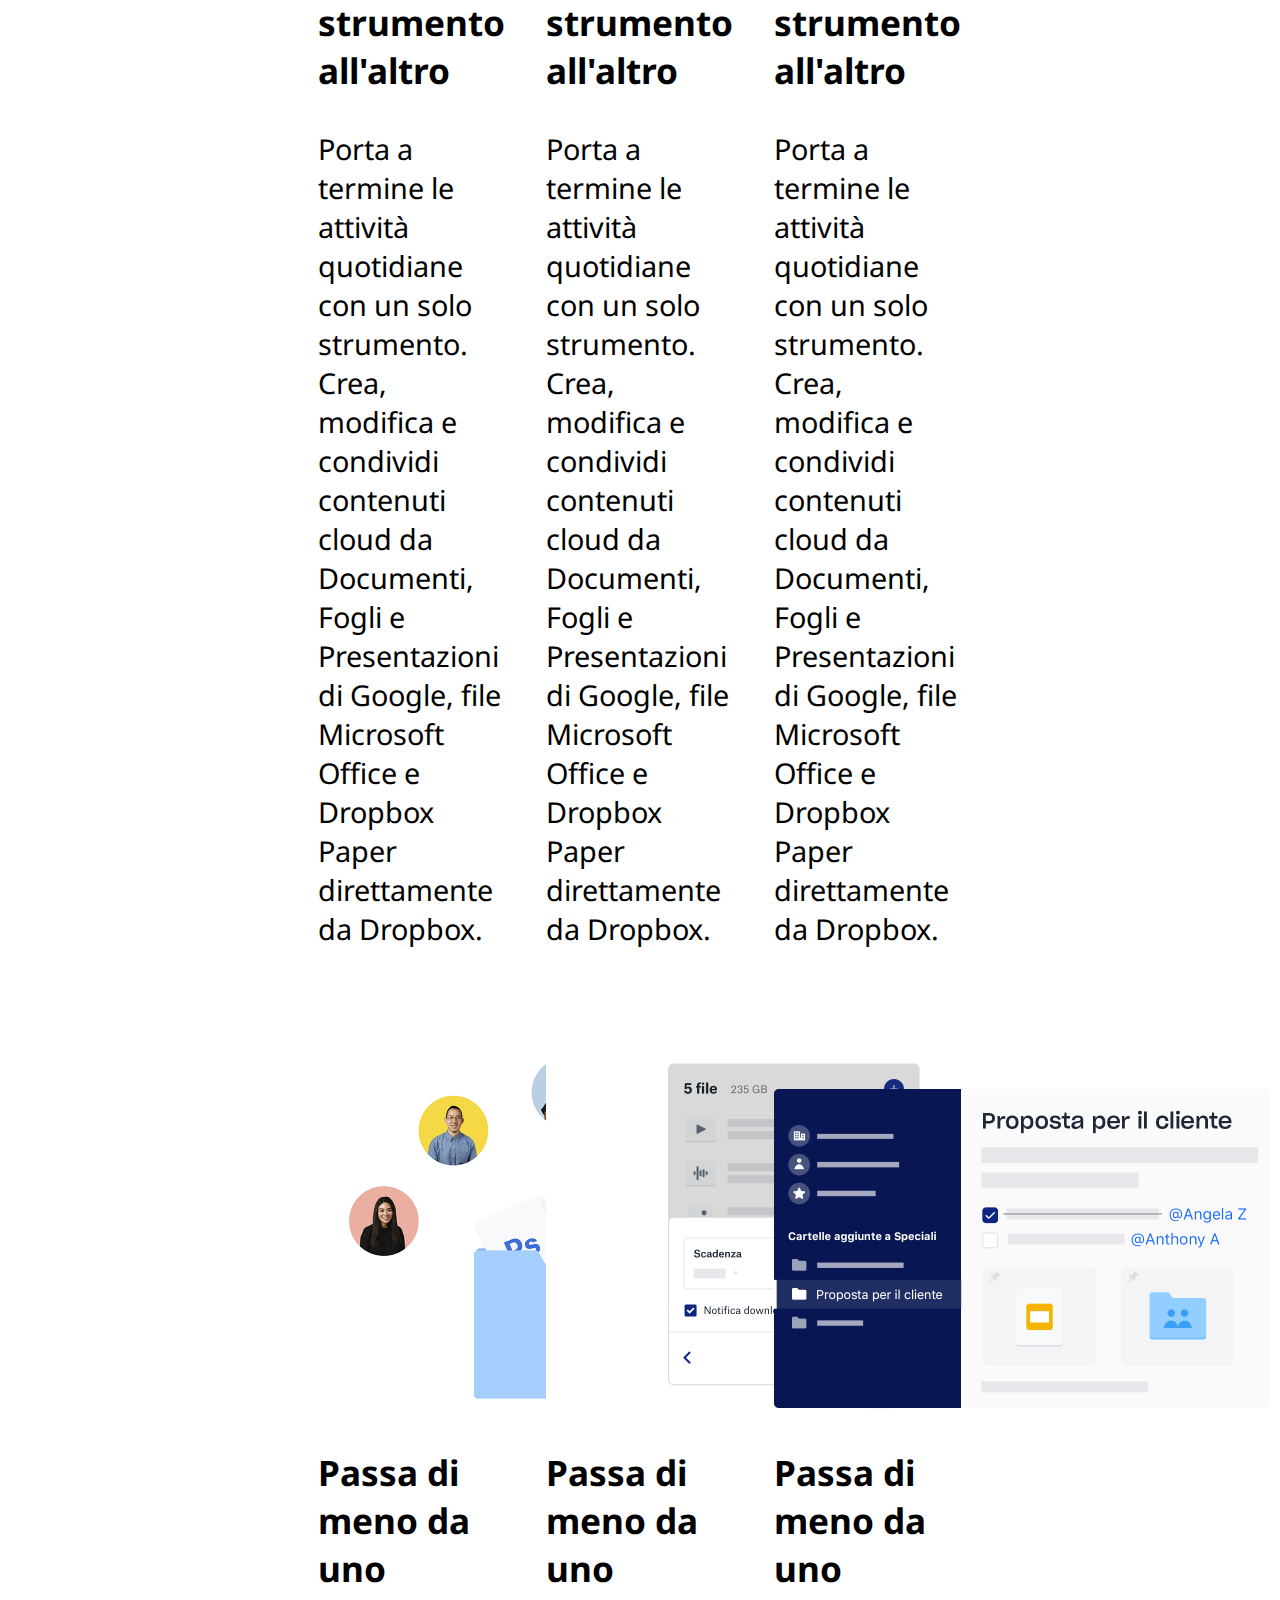
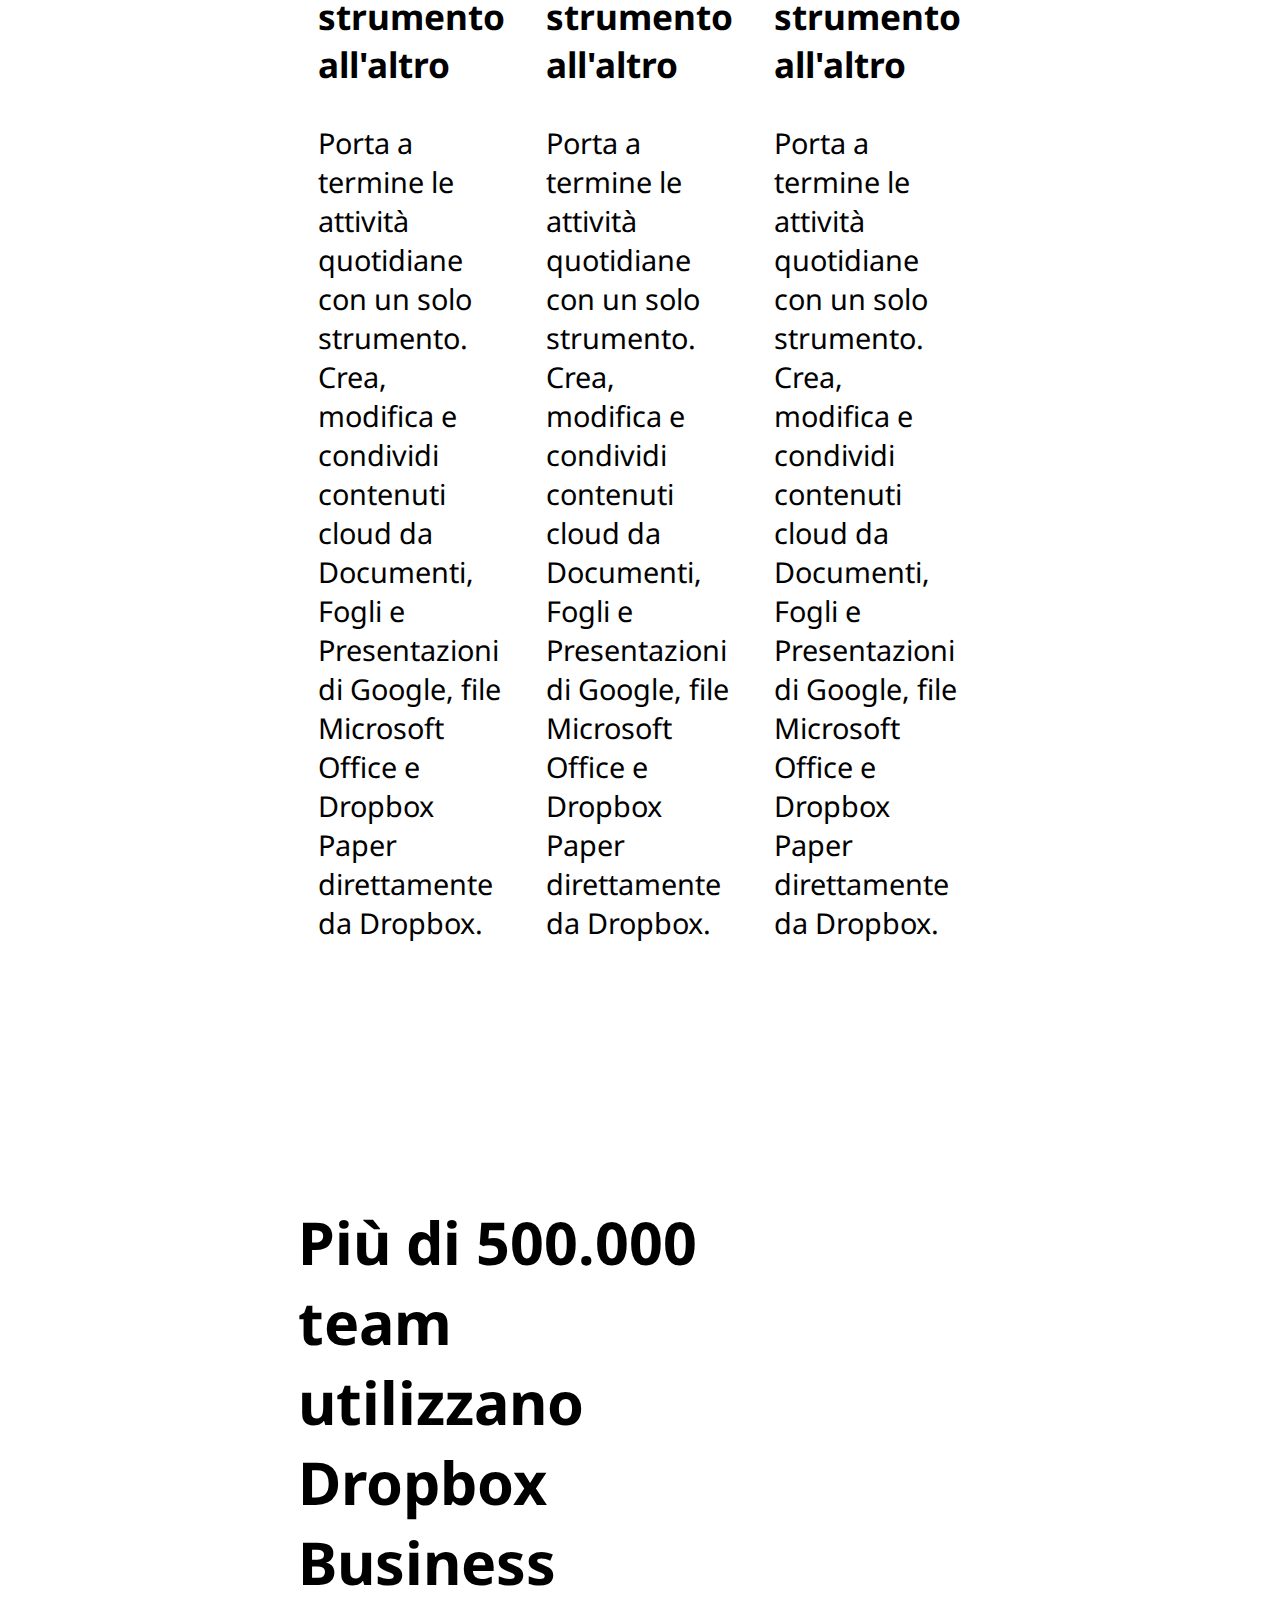
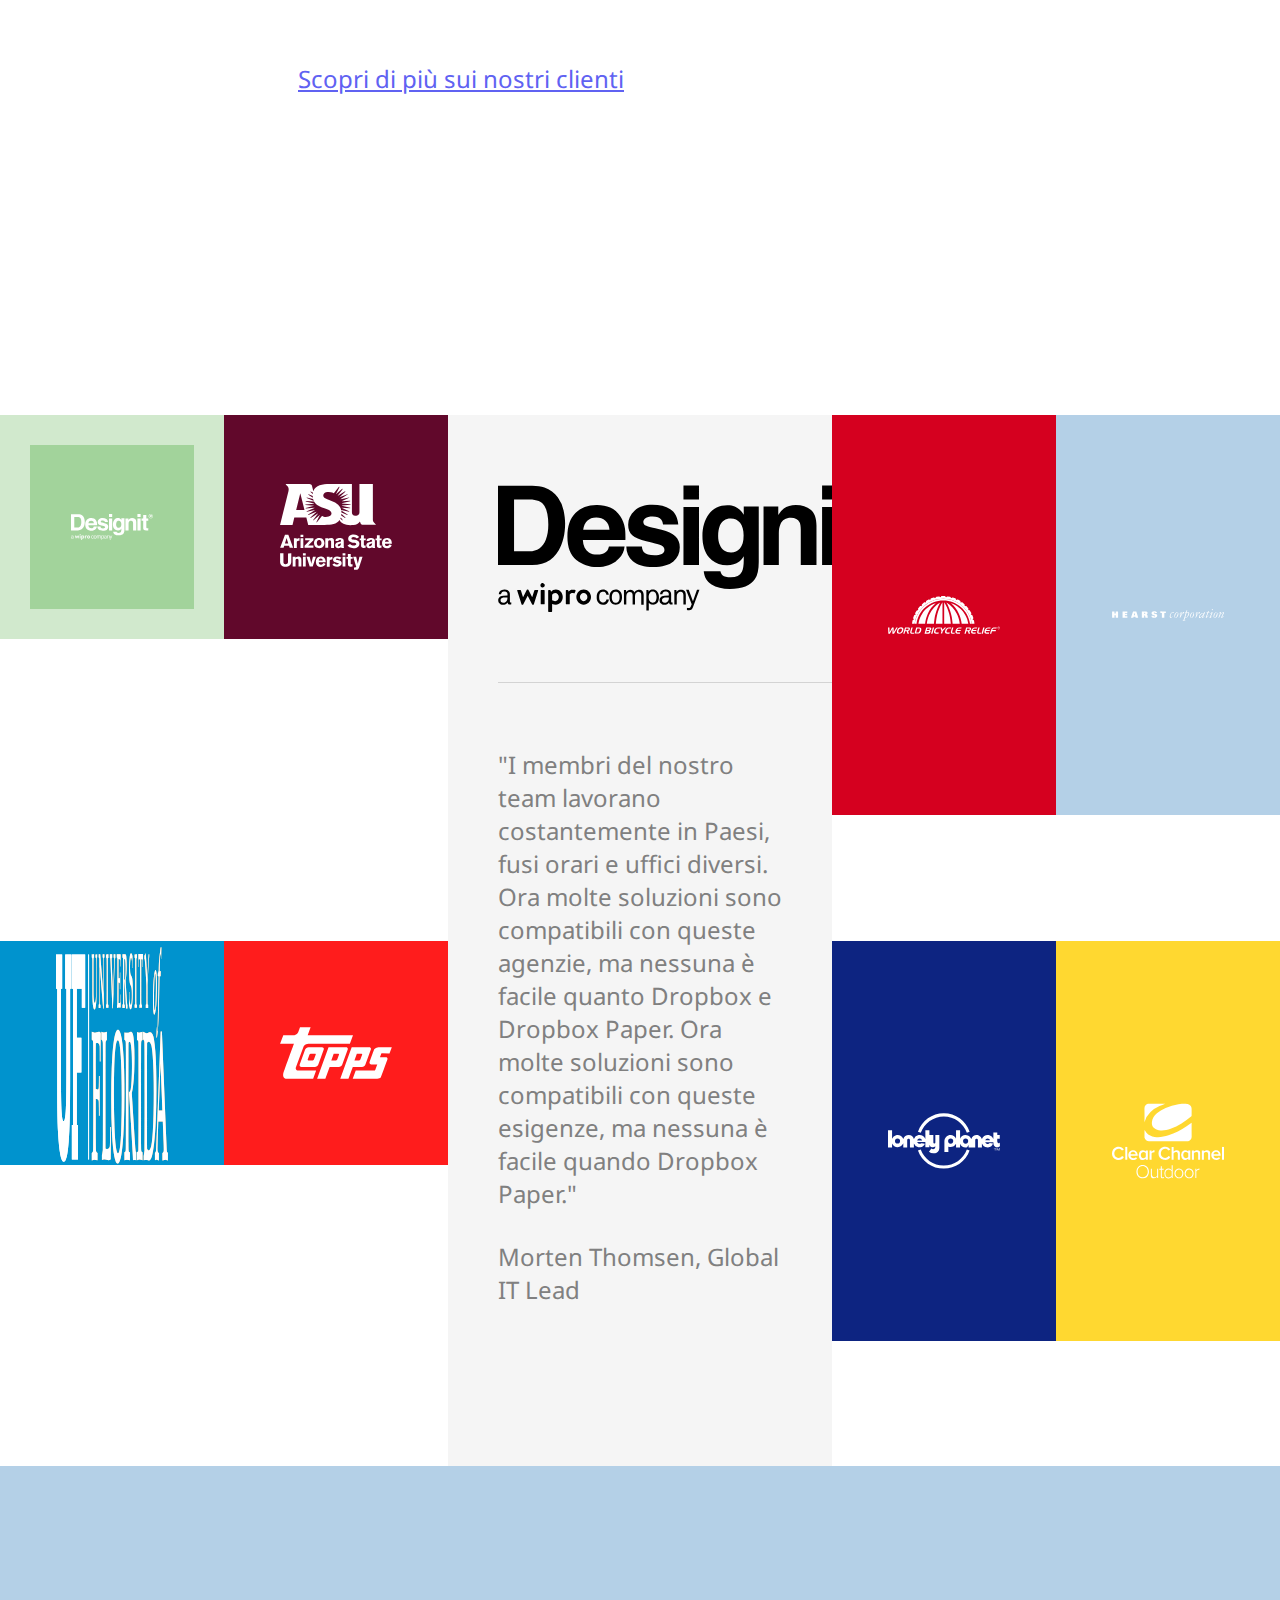
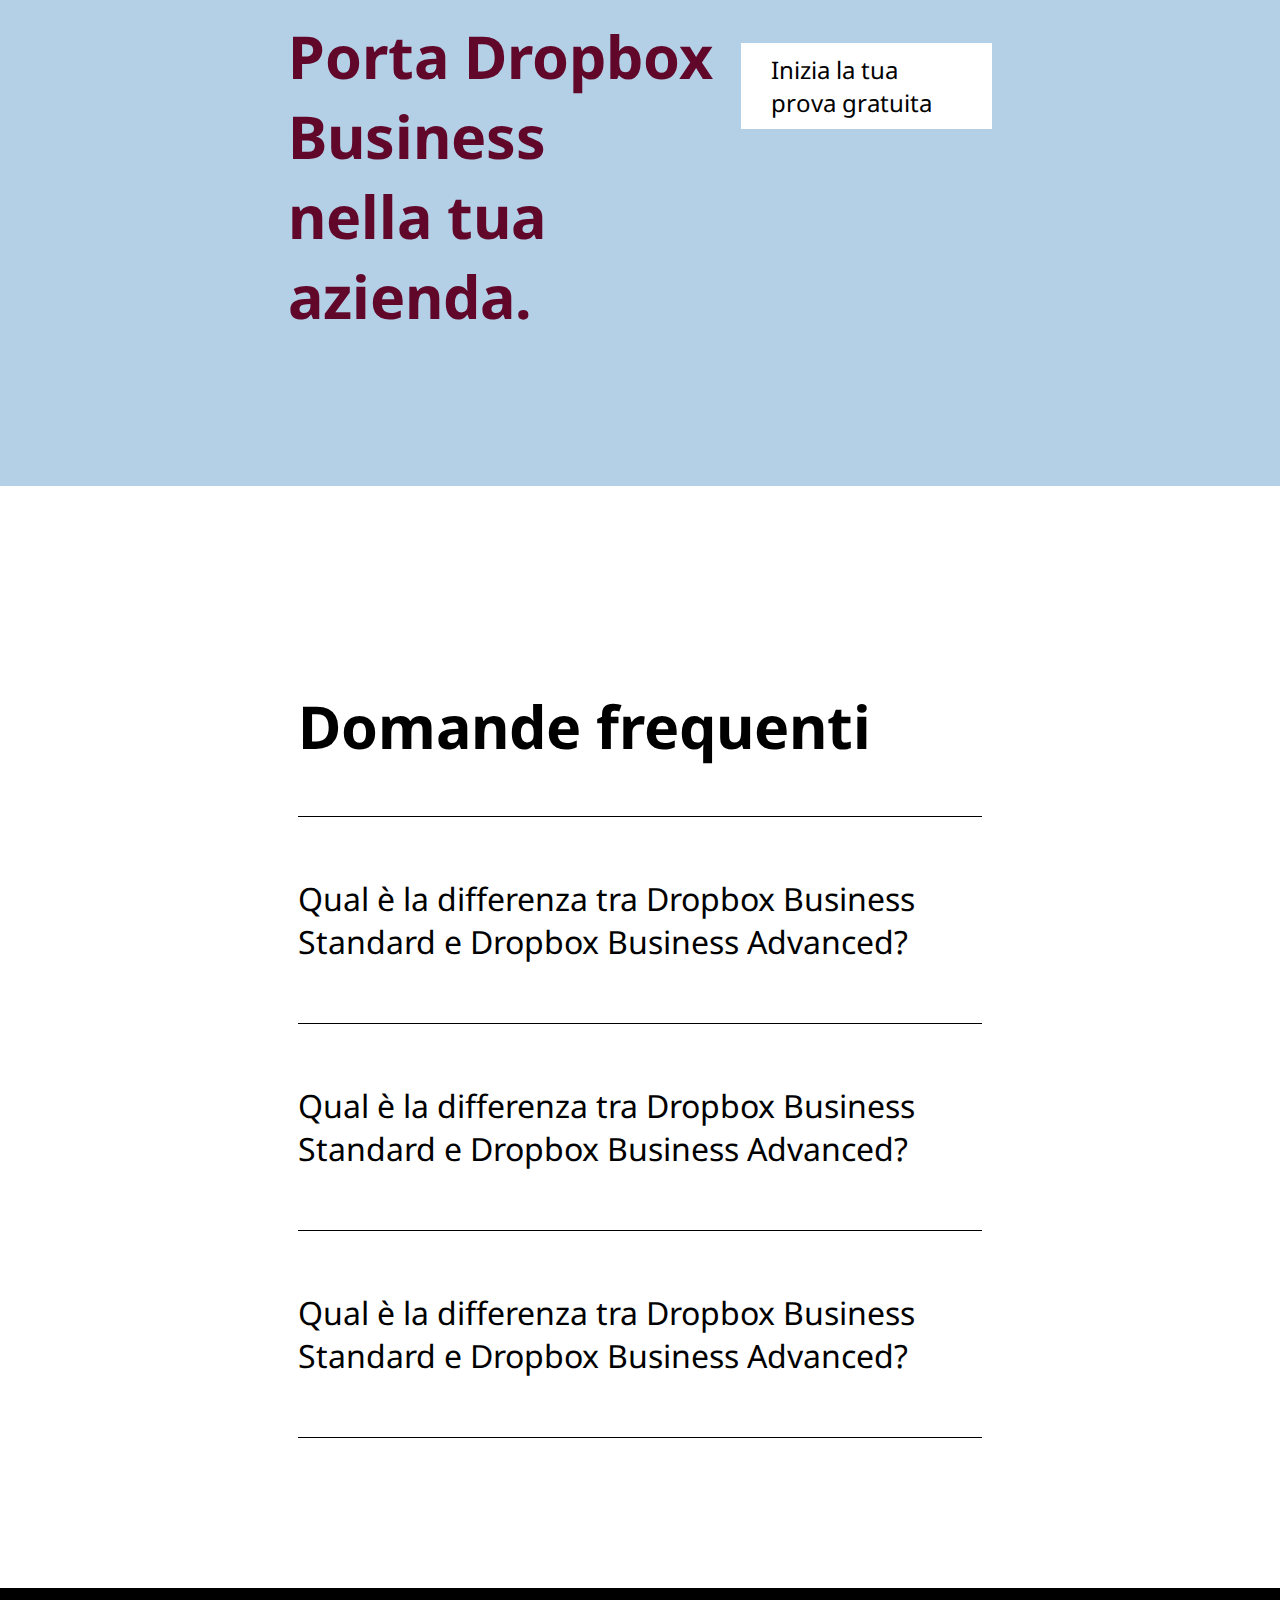
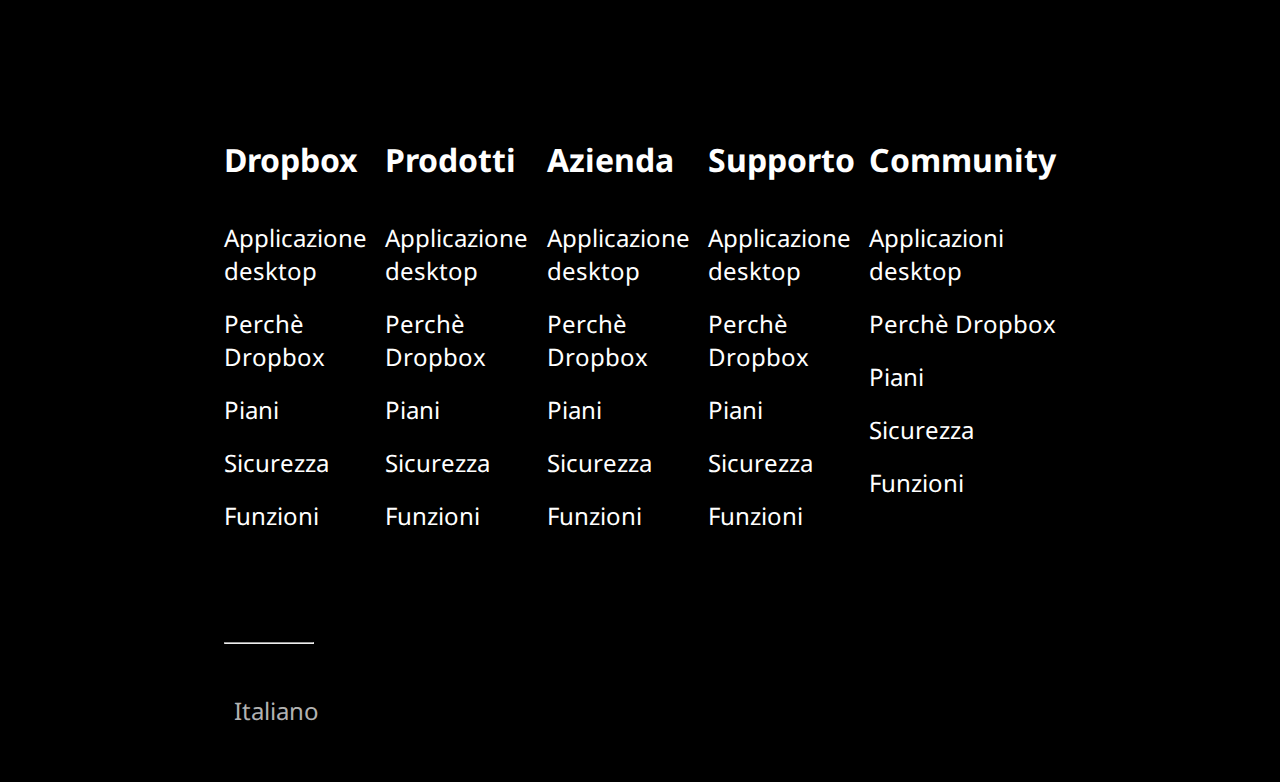
<file: bonus/index.html>
<!DOCTYPE html>
<html lang="it">
    <head>
        <meta charset="UTF-8">
        <meta http-equiv="X-UA-Compatible" content="IE=edge">
        <meta name="viewport" content="width=device-width, initial-scale=1.0">
        <title>Dropbox</title>

        <link rel="stylesheet" href="css/style.css">
        <link rel="stylesheet" href="https://cdnjs.cloudflare.com/ajax/libs/font-awesome/6.2.1/css/all.min.css" integrity="sha512-MV7K8+y+gLIBoVD59lQIYicR65iaqukzvf/nwasF0nqhPay5w/9lJmVM2hMDcnK1OnMGCdVK+iQrJ7lzPJQd1w==" crossorigin="anonymous" referrerpolicy="no-referrer"/>
        <link rel="preconnect" href="https://fonts.googleapis.com"> 
        <link rel="preconnect" href="https://fonts.gstatic.com" crossorigin> 
        <link href="https://fonts.googleapis.com/css2?family=Noto+Sans:wght@100;300;400;600;800&display=swap" rel="stylesheet">
    </head>
    <body>

        <!-- Inizio header-->
        <header>
            <div class="header-container">
                <div class="header-left">
                    <img src="img/logo-small.png" alt="logo">
                    <ul>
                        <li>
                            <a href="#">Perchè Dropbox</a>
                        </li>
                        <li>
                            <a href="#">Funzioni</a>
                        </li>
                        <li>
                            <a href="#">Piani e Prezzi</a>
                        </li>
                    </ul>
                </div>
                <div class="header-right">
                    <ul>
                        <li>
                            <a href="#">Supporto</a>
                        </li>
                        <li>
                            <a href="#">Contatta l'ufficio vendite</a>
                        </li>
                        <li>
                            <a href="#">Accedi</a>
                        </li>
                        <li>
                            <a class="button" href="#">Inizia</a>
                        </li>
                    </ul>
                </div>
            </div>
        </header>
        <!-- Fine header -->


        <!-- Inizio main -->
        <main>
            <!-- Jumbotron -->
            <div class="jumbotron blue">
                <div class="jumbotron-container"> 
                    <h1>Tutto ciò che ti serve per il lavoro, in un unico posto</h1>
                    <div class="description clearfix">
                        <img src="img/jumbo.png" alt="Esempio Schermata">
                        <p>Finalmente tutti i tuoi strumenti, contenuti e collaboratori sono accessibili dallo stesso posto. Dropbox Business è più di uno spazio di archiviazione sicuro: è un modo intelligente e integrato per ottimizzare il flusso di lavoro esistente.</p>
                        <a class="button" href="#">Inizia la tua prova gratuita</a>
                        <p>Annulla in qualsiasi momento</p>
                    </div>
                    <a href="#anchor-1"><i class="fa-solid fa-arrow-down"></i></a>
                </div>
            </div>

            <!-- Parte centrale main -->
            <div class="main-container" id="anchor-1">
                <!-- Scelta piano -->
                <section>
                    <div class="select-subscription">
                        <h3>Trova il piano business che fa per te</h3>
                        <form>
                            <input type="radio" id="mensile" name="fatturazione">
                            <label for="mensile">Fatturazione mensile</label>
                            <input type="radio" id="annuale" name="fatturazione">
                            <label for="annuale">Fatturazione annuale</label>
                        </form>
                    </div>
                    
                    <!-- Contenitore 3 card-->
                    <div class="card-container">
                        <!-- Prima card -->
                        <div class="card">
                            <span class="subscription-type individual">Singolo</span>
                            <div class="subscription-cost">
                                <h5>Professional</h5>
                                <span class="price">€ 12.00</span>
                                <span class="time">/mese</span>
                            </div>
                            <div class="subscription-details">
                                <span class="individual">1 utente</span>
                                <span class="folder">5 TB di spazio di archiviazione</span>
                                <span class="share">Funzioni di produttività premium e condivisione file semplice e sicura</span>
                            </div>
                            <a class="button wide" href="#">Prova gratis per 30 giorni</a>
                            <span class="special-span">oppure <a class="blue-link" href="#">acquista ora</a></span>
                            <hr>
                            <div class="subscription-features">
                                <h6>Punti Salienti del piano</h6>
                                <span class="check">Invia file fino a 100 GB con Dropbox Transfert</span>
                                <span class="check">Cartelle offline su dispositivi mobili</span>
                            </div>
                        </div>

                        <!-- Seconda card -->
                        <div class="card">
                            <span class="subscription-type team">Team</span>
                            <div class="subscription-cost">
                                <h5>Advanced</h5>
                                <span class="price">€ 18.00</span>
                                <span class="time">/utente/mese</span>
                            </div>
                            <div class="subscription-details">
                                <span class="team">3 o più utenti</span>
                                <span class="folder">Tutto lo spazio di cui ha bisogno il tuo team</span>
                                <span class="share">Sofisticate funzioni di controllo e per tenere al sicuro tutti i file del tuo team</span>
                            </div>
                            <a class="button wide" href="#">Prova gratis per 30 giorni</a>
                            <span class="special-span">oppure <a class="blue-link" href="#">acquista ora</a></span>
                            <hr>
                            <div class="subscription-features">
                                <h6>Punti Salienti del piano</h6>
                                <span class="check">Nessun limite di spazio per i file</span>
                                <span class="check">Cartelle offline su dispositivi mobili</span>
                                <span class="check">Risparmio del 50% rispetto alle iscrizioni singole</span>
                                <span class="check">Possibilità di inserire nuovi membri del team</span>
                                <span class="check">Gestione dei permessi in base ai ruoli</span>
                            </div>
                        </div>

                        <!-- Terza card -->
                        <div class="card">
                            <span class="subscription-type company">Azienda</span>
                            <div class="subscription-cost">
                                <h5>Enterprise</h5>
                                <span class="price">Contattaci</span>
                                <span class="time">-</span>
                            </div>
                            <div class="subscription-details">
                                <span class="company">10 o più utenti</span>
                                <span class="folder">Soluzioni personalizzabili per la tua azienda</span>
                                <span class="share">Assistenza personalizzata per aiutare gli amministratori in una gestione su larga scala</span>
                            </div>
                            <a class="button wide" href="#">Contattaci</a>
                            <span class="special-span">oppure <a class="blue-link" href="#">acquista ora</a></span>
                            <hr>
                            <div class="subscription-features">
                                <h6>Punti salienti del piano</h6>
                                <span class="check">Cartelle offline su dispositivi mobili</span>
                                <span class="check">Servizio assistenza 24/h</span>
                                <span class="check">Possibilità di personalizzazione totale</span>
                            </div>
                        </div>

                        <!-- Card grande -->

                        <div class="card" id="big">
                            <span class="subscription-type company">Team</span>
                            <div class="info">
                                <div>
                                    <h5>Enterprise</h5>
                                    <h6>Contatta l'ufficio vendite per i prezzi</h6>
                                </div>
                                <a class="button wide" href="#">Contatta l'ufficio vendite</a>
                            </div>
                            <span>Soluzioni personalizzate e supporto su misura per aiutare i professionisti IT nella gestione su qualsiasi scala.</span>
                        </div>

                    </div>

                <!-- Trova un partner dropbox -->
                <section class="partner">
                    <div>
                        <img src="img/partner.png" alt="Partner">
                    </div>
                    <div>
                        <h5>Entra in contatto con un partner Dropbox</h5>
                        <p>Trova un partner Dropbox e HelloSign di fiducia. Ottieni le soluzioni e i servizi necessari per raggiungere i tuoi obbiettivi aziendali, tra cui implementazione, integrazione, gestione e supporto continui.</p>
                        <a class="button white reverse" href="#">Trova un partner</a>
                    </div>
                </section>

                <!-- Tutte le operazioni possibili con il piano Dropbox Business -->
                <section>
                    <h3>Esegui più operazioni con Dropbox Business</h3>
                    <div class="business-features-container">
                        <div class="business-feature">
                            <img src="img/business-feature-switching-tools.png" alt="">
                            <h5>Passa di meno da uno strumento all'altro</h5>
                            <p>Porta a termine le attività quotidiane con un solo strumento. Crea, modifica e condividi contenuti cloud da Documenti, Fogli e Presentazioni di Google, file Microsoft Office e Dropbox Paper direttamente da Dropbox.</p>
                        </div>
                        <div class="business-feature">
                            <img src="img/business-feature-send-files-it.png" alt="">
                            <h5>Passa di meno da uno strumento all'altro</h5>
                            <p>Porta a termine le attività quotidiane con un solo strumento. Crea, modifica e condividi contenuti cloud da Documenti, Fogli e Presentazioni di Google, file Microsoft Office e Dropbox Paper direttamente da Dropbox.</p>
                        </div>
                        <div class="business-feature">
                            <img src="img/business-feature-coordinate-it.png" alt="">
                            <h5>Passa di meno da uno strumento all'altro</h5>
                            <p>Porta a termine le attività quotidiane con un solo strumento. Crea, modifica e condividi contenuti cloud da Documenti, Fogli e Presentazioni di Google, file Microsoft Office e Dropbox Paper direttamente da Dropbox.</p>
                        </div>
                    </div>
                    <div class="business-features-container">
                        <div class="business-feature">
                            <img src="img/business-feature-switching-tools.png" alt="">
                            <h5>Passa di meno da uno strumento all'altro</h5>
                            <p>Porta a termine le attività quotidiane con un solo strumento. Crea, modifica e condividi contenuti cloud da Documenti, Fogli e Presentazioni di Google, file Microsoft Office e Dropbox Paper direttamente da Dropbox.</p>
                        </div>
                        <div class="business-feature">
                            <img src="img/business-feature-send-files-it.png" alt="">
                            <h5>Passa di meno da uno strumento all'altro</h5>
                            <p>Porta a termine le attività quotidiane con un solo strumento. Crea, modifica e condividi contenuti cloud da Documenti, Fogli e Presentazioni di Google, file Microsoft Office e Dropbox Paper direttamente da Dropbox.</p>
                        </div>
                        <div class="business-feature">
                            <img src="img/business-feature-coordinate-it.png" alt="">
                            <h5>Passa di meno da uno strumento all'altro</h5>
                            <p>Porta a termine le attività quotidiane con un solo strumento. Crea, modifica e condividi contenuti cloud da Documenti, Fogli e Presentazioni di Google, file Microsoft Office e Dropbox Paper direttamente da Dropbox.</p>
                        </div>
                    </div>

                </section>

                <!-- Scopri di più sui clienti Business -->
                <section class="section-container">
                    <div class="small-section">
                        <h3>Più di 500.000 team utilizzano Dropbox Business</h3>
                        <a class="blue-link" href="#">Scopri di più sui nostri clienti</a>
                    </div>
                </section>

            </div>

            <!-- Clienti più famosi -->
            <div>
                <section class="logo-container">
                    <div class="logo-left">
                        <div class="light-green logo">
                            <img class="change-my-color" src="img/designit.svg" alt="Designit">
                        </div>
                        <div class="bordeaux logo">
                            <img class="change-my-color" src="img/arizona_state_university.svg" alt="ASU">
                        </div>
                        <div class="medium-blue logo">
                            <img class="change-my-color" src="img/university_of_florida.svg" alt="UF">
                        </div>
                        <div class="red logo">
                            <img class="change-my-color" src="img/topps.svg" alt="Topps">
                        </div>
                    </div>

                    <div class="logo-middle">
                        <div class="logo">
                            <img src="img/designit.svg" alt="Designit">
                            <div class="cit-container">
                                <span class="cit">"I membri del nostro team lavorano costantemente in Paesi, fusi orari e uffici diversi. Ora molte soluzioni sono compatibili con queste agenzie, ma nessuna è facile quanto Dropbox e Dropbox Paper. Ora molte soluzioni sono compatibili con queste esigenze, ma nessuna è facile quando Dropbox Paper."</span>
                                <span class="cit">Morten Thomsen, Global IT Lead</span>
                            </div>
                        </div>
                    </div>

                    <div class="logo-right">
                        <div class="medium-red logo">
                            <img class="change-my-color" src="img/world_bicycle_relief.svg" alt="Worl Bycicle Relief">
                        </div>
                        <div class="light-blue logo">
                            <img class="change-my-color" src="img/hearst_corp.svg" alt="Hearst">
                        </div>
                        <div class="dark-blue logo">
                            <img class="change-my-color" src="img/lonely_planet.svg" alt="Lonely Planet">
                        </div>
                        <div class="yellow logo">
                            <img class="change-my-color" src="img/clear_channel.svg" alt="Clear Channel Outdoor">
                        </div>
                    </div>

                </section>
            </div>

            <!-- Prova gratuita -->
            <div class="blue">
                <section class="section-container">
                    <h3>Porta Dropbox Business 
                        <br>
                        nella tua azienda.
                    </h3>
                    <a class="button white" href="#">Inizia la tua prova gratuita</a>
                </section>
            </div>

                <!-- Domande frequenti -->
                <section class="section-container">
                    <div class="faq-container">
                        <h3>Domande frequenti</h3>
                        <h4 class="icon clearfix question">Qual è la differenza tra Dropbox Business Standard e Dropbox Business Advanced?</h4>
                        <h4 class="icon clearfix question">Qual è la differenza tra Dropbox Business Standard e Dropbox Business Advanced?</h4>
                        <h4 class="icon clearfix border-bottom question">Qual è la differenza tra Dropbox Business Standard e Dropbox Business Advanced?</h4>
                    </div>
                </section>

        </main>
        <!-- Fine main -->


        <!-- Inizio footer -->
        <footer>
            <div class="footer-container">

                <!-- Link utili -->
                <section class="first-section-footer">
                    <div>
                        <h5>Dropbox</h5>
                        <ul>
                            <li>
                                <a href="#">Applicazione desktop</a>
                            </li>
                            <li>
                                <a href="#">Perchè Dropbox</a>
                            </li>
                            <li>
                                <a href="#">Piani</a>
                            </li>
                            <li>
                                <a href="#">Sicurezza</a>
                            </li>
                            <li>
                                <a href="#">Funzioni</a>
                            </li>
                        </ul>
                    </div>
                    <div>
                        <h5>Prodotti</h5>
                        <ul>
                            <li>
                                <a href="#">Applicazione desktop</a>
                            </li>
                            <li>
                                <a href="#">Perchè Dropbox</a>
                            </li>
                            <li>
                                <a href="#">Piani</a>
                            </li>
                            <li>
                                <a href="#">Sicurezza</a>
                            </li>
                            <li>
                                <a href="#">Funzioni</a>
                            </li>
                        </ul>
                    </div>
                    <div>
                        <h5>Azienda</h5>
                        <ul>
                            <li>
                                <a href="#">Applicazione desktop</a>
                            </li>
                            <li>
                                <a href="#">Perchè Dropbox</a>
                            </li>
                            <li>
                                <a href="#">Piani</a>
                            </li>
                            <li>
                                <a href="#">Sicurezza</a>
                            </li>
                            <li>
                                <a href="#">Funzioni</a>
                            </li>
                        </ul>
                    </div>
                    <div>
                        <h5>Supporto</h5>
                        <ul>
                            <li>
                                <a href="#">Applicazione desktop</a>
                            </li>
                            <li>
                                <a href="#">Perchè Dropbox</a>
                            </li>
                            <li>
                                <a href="#">Piani</a>
                            </li>
                            <li>
                                <a href="#">Sicurezza</a>
                            </li>
                            <li>
                                <a href="#">Funzioni</a>
                            </li>
                        </ul>
                    </div>
                    <div>
                        <h5>Community</h5>
                        <ul>
                            <li>
                                <a href="#">Applicazioni desktop</a>
                            </li>
                            <li>
                                <a href="#">Perchè Dropbox</a>
                            </li>
                            <li>
                                <a href="#">Piani</a>
                            </li>
                            <li>
                                <a href="#">Sicurezza</a>
                            </li>
                            <li>
                                <a href="#">Funzioni</a>
                            </li>
                        </ul>
                    </div>
                </section>

                <hr>

                <!-- Selezione lingua -->
                <section class="second-section-footer">
                    <i class="fa-regular fa-earth-americas"></i>
                    <span>Italiano</span>
                    <i class="fa-solid fa-sort-up"></i>
                </section>
                
            </div>
        </footer>
        <!-- Fine footer -->

    </body>
</html>
</file>
<file: css/style.css>
/* RESET */

*{
    margin: 0;
    padding: 0;
    box-sizing: border-box;
}



/* REGOLE GENERALI */

body{
    font-family: 'Noto Sans', sans-serif;
}

.blue{
    background-color: #b4d0e7;
}

ul{
    list-style: none;
}

li{
    display: inline-block;
    padding: 10px;
}

a{
    text-decoration: none;
    color: black;
    font-size: 1.5em;
}

.button{
    background-color: #0061ff;
    color: white;
    padding: 7px 12px;
}

.wide{
    font-size: 1.2em;
    padding: 10px 60px;
}

.main-container{
    max-width: 55vw;
    margin: 0 auto;
    padding: 70px 0;
}

section{
    padding: 50px 0;
}

.section-container{
    max-width: 55vw;
    margin: 0 auto;
    padding: 150px 0;
}

span{
    display: block;
}

h3{
    font-size: 3.7em;
    padding-bottom: 60px;
}  

h4{
    font-size: 2em;
    font-weight: 400;
}

h5 {
    font-size: 2.2em;
    padding: 15px 0;
}

h6{
    font-size: 1.5em;
    padding-bottom: 20px;
}

.blue-link{
    color: #6062f2;
    text-decoration: underline;
}

a.white{
    background-color: white;
    color: black;
    padding: 10px 30px;
}

a.reverse{
    border: 1px solid black;
}

.icon::after{
    display: inline-block;
    font-style: normal;
    font-variant: normal;
    text-rendering: auto;
    -webkit-font-smoothing: antialiased;
}

p{
    font-size: 1.8em;
    padding: 20px 0;
    padding-bottom: 40px;
}



/* HEADER */

header{
    background-color: white;
    position: fixed;
    top: 0;
    left: 0;
    width: 100%;
    z-index: 20;
}

header .header-container{
    width: 95vw;
    margin: 0 auto;
    padding: 20px 0;
    display: flex;
    justify-content: space-between;
}

header .header-container .header-left{
    margin-left: 10px;
    display: flex;
    align-items: center;
}

header .header-container .header-left img{
    padding: 10px;
}

header .header-container .header-right{
    margin-right: 10px;
    display: flex;
    align-items: center;
}



/* MAIN */ 

/* JUMBOTRON */

main{
    margin-top: 100px;
}

main .jumbotron{
    margin-bottom: 200px;
}

main .jumbotron .jumbotron-container{
    max-width: 65vw;
    margin: 0 auto;
}

main .jumbotron .jumbotron-container h1{
    padding: 40px 0;
    font-size: 7em;
}

main .jumbotron .jumbotron-container .description img{
    float: right;
    width: 70%;
}

main .jumbotron .jumbotron-container .description p{
    padding-bottom: 50px;
}

main .jumbotron .jumbotron-container .description p:last-child{
    padding-top: 50px;
    padding-bottom: 100px;
}

main .jumbotron .jumbotron-container i{
    font-size: 4em;
    padding-bottom: 40px;
}



/* SELEZIONE PIANO */

main div section .select-subscription{
    margin: 0 10px;
}

main div section form input[type=radio]{
    transform: scale(2);
    vertical-align: middle;
    margin-left: 5px;
}

main div section form label{
    font-size: 1.5em;
    padding-right: 50px;
    padding-left: 10px;
    vertical-align: middle;
}



/* 3 CARD PRINCIPALI */

main .main-container section .card-container{
    display: flex;
    margin-top: 40px;
}

main .main-container section .card-container .card{
    width: calc(100% / 3);
    margin: 0 10px;
    padding: 20px 40px;
    border: 1px solid lightgray;
}

main .main-container section .card-container .card .subscription-type{
    text-align: center;
    font-size: 1.5em;
    border-bottom: 1px solid lightgray;
}

main .main-container section .card-container .card .individual::before{
    font-family: "Font Awesome 5 Free"; content: "\f007";
    padding-right: 10px;
}

main .main-container section .card-container .card .team::before{
    font-family: "Font Awesome 5 Free"; content: "\f0c0";
    padding-right: 10px;
}

main .main-container section .card-container .card .company::before{
    font-family: "Font Awesome 5 Free"; content: "\f1ad";
    padding-right: 10px;
}

main .main-container section .card-container .card span{
    padding: 10px 0;
    font-size: 1.2em;
}

main .main-container section .card-container .card .subscription-cost{
    padding: 40px 0;
}

main .main-container section .card-container .card .subscription-cost .price{
    font-weight: 700;
}

main .main-container section .card-container .card .subscription-cost .time{
    color: gray;
}

main .main-container section .card-container .card .subscription-details{
    padding-bottom: 40px;
}

main .main-container section .card-container .card .subscription-details .folder::before{
    font-family: "Font Awesome 5 Free"; content: "\f07b";
    padding-right: 10px;
}

main .main-container section .card-container .card .subscription-details .share::before{
    font-family: "Font Awesome 5 Free"; content: "\f1e0";
    padding-right: 10px;
}

main .main-container section .card-container .card .special-span{
    padding: 30px 0;
}

main .main-container section .card-container .card span a{
    font-size: 1.2em;
}

main .main-container section .card-container .card .subscription-features{
    padding: 25px 0;
}

main .main-container section .card-container .card .subscription-features .check::before{
    font-family: "Font Awesome 5 Free"; content: "\f00c";
    color: #0061ff;
    padding-right: 5px;
}

/* ULTIMA GRANDE CARD */

main .main-container section .bigcard-container{
    width: 0 auto;
    padding: 20px 40px;
    margin: 20px 10px;
    border: 1px solid lightgray;
}

main .main-container section .bigcard-container .subscription-type{
    border-bottom: 1px solid lightgray;
    text-align: center;
    padding-bottom: 20px;
    font-size: 1.5em;
}

main .main-container section .bigcard-container .info{
    display: flex;
    justify-content: space-between;
    align-items: baseline;
    padding-bottom: 50px;
    padding-top: 20px;
}

main .main-container section .bigcard-container span:last-child{
    font-size: 1.2em;
    max-width: 30vw;
}

main .main-container section .bigcard-container .subscription-type::before{
    font-family: "Font Awesome 5 Free"; content: "\f1ad";
    padding-right: 10px;
}



/* SEZIONE CON IMMAGINE DI FIANCO */

main .main-container .partner{
    display: flex;
    margin: 0 10px;
}

main .main-container .partner div img{
    width: 30vw;
    margin-right: 70px;
}

main .main-container .partner div:nth-child(2){
    padding-top: 70px;
}



/* BUSINESS FEATURE */

main .main-container section .business-features-container{
    display: flex;
    margin: 0 10px;
}

main .main-container section .business-feature{
    width: calc(100% / 3);
    padding: 20px;
}

main .main-container section .business-feature img{
    width: auto;
    height: 400px;
}



/* CLIENTI BUSINESS */

main div .section-container .small-section{
    max-width: 35vw;
    margin: 0 10px;
}



/* CLIENTI PIù FAMOSI */

main div .logo-container{
    display: flex;
    padding-bottom: 0px;
}

main div .logo-container .logo-left{
    width: 35%;
}

main div .logo-container .logo-middle{
    width: 30%;
    background-color: #f5f5f5;
}

main div .logo-container .logo-right{
    width: 35%;
}

/* LEFT */

main div .logo-container .logo-left{
    display: flex;
    flex-wrap: wrap;
}

main div .logo-container .logo-left .logo{
    width: calc(100% / 2);
    min-height: 500px;
    display: flex;
    justify-content: center;
    vertical-align: middle;
}

main div .logo-container .logo-left .logo img{
    width: 50%;
}


main div .logo-container .logo-left .logo .change-my-color{
    filter: invert(100%);
}

main div .logo-container .logo-left .light-green{
    background-color: #a2d39b;
    border: 30px solid #d1e9cd;
}

main div .logo-container .logo-left .bordeaux{
    background-color: #61082b;
}

main div .logo-container .logo-left .medium-blue{
    background-color: #0093ce;
}

main div .logo-container .logo-left .red{
    background-color: #ff1c1c;
}

/* MIDDLE */

main div .logo-middle .logo {
    padding: 70px 50px;
}

main div .logo-middle .logo img{
    border-bottom: 1px solid lightgray;
    padding-bottom: 70px;
}

main div .logo-middle .logo .cit-container{
    padding: 60px 0;
}

main div .logo-middle .logo .cit-container .cit{
    font-size: 1.5em;
    color: grey;
}

main div .logo-middle .logo .cit-container .cit:last-child{
    padding: 30px 0;
}

/* RIGHT */

main div .logo-container .logo-right{
    display: flex;
    flex-wrap: wrap;
}

main div .logo-container .logo-right .logo{
    width: calc(100% / 2);
    max-height: 500px;
    display: flex;
    justify-content: center;
    vertical-align: middle;
}

main div .logo-container .logo-right .logo img{
    width: 50%;
}

main div .logo-container .logo-right .logo{
    width: calc(100% / 2);
    min-height: 400px;
}

main div .logo-container .logo-right .logo .change-my-color{
    filter: invert(100%);
}

main div .logo-container .logo-right .medium-red{
    background-color: #d5001f;
}

main div .logo-container .logo-right .light-blue{
    background-color: #b4d0e7;
}

main div .logo-container .logo-right .dark-blue{
    background-color: #0d2481;
}

main div .logo-container .logo-right .yellow{
    background-color: #ffd830;
}



/* PROVA GRATUITA */

main .blue .section-container{
    display: flex;
    justify-content: space-between;
    align-items: baseline;
}

main .blue .section-container .small-section{
    margin: 0 10px;
}

main .blue .section-container h3{
    display: inline-block;
    color: #60072a;
    padding-bottom: 0;
}



/* DOMANDE FREQUENTI */

main .section-container .faq-container{
    margin: 0 10px;
}

main .section-container .faq-container h3{
    padding: 50px 0;
}

main .section-container .faq-container h4{
    padding: 60px 0;
    border-top: 1px solid black;
}

main .section-container .faq-container h4::after{
    font-family: "Font Awesome 5 Free"; content: "\f078";
    float: right;
}

main .section-container .faq-container h4:last-child{
    border-bottom: 1px solid black;
}



/* FOOTER */

footer{
    background-color: #000000;
    color: white;
}

footer .footer-container{
    max-width: 65vw;
    margin: 0 auto;
}

footer .footer-container .first-section-footer{
    display: flex;
    justify-content: space-between;
    padding-bottom: 100px;
}

footer .footer-container .first-section-footer div h5{
    color: white;
    font-size: 2em;
    font-weight: bold;
    padding-top: 100px;
    padding-bottom: 30px;
}

footer .footer-container .first-section-footer div ul li{
    display: block;
    padding: 10px 0;
}

footer .footer-container .first-section-footer div ul li a{
    color: white;
}

footer .footer-container hr{
    max-width: 7vw;
    color: #b2b2b2;
}

footer .footer-container .second-section-footer{
    padding: 50px 0;
    font-size: 1.5em;
    color: #b2b2b2;
}

footer .footer-container .second-section-footer span{
    padding: 0 10px;
    display: inline-block;
}

footer .footer-container .second-section-footer i:last-child{
    vertical-align: -5px;
}
</file>
<file: bonus/css/style.css>
/* RESET */

*{
    margin: 0;
    padding: 0;
    box-sizing: border-box;
}



/* REGOLE GENERALI */

body{
    font-family: 'Noto Sans', sans-serif;
}

.blue{
    background-color: #b4d0e7;
}

ul{
    list-style: none;
}

li{
    display: inline-block;
    padding: 10px;
}

a{
    text-decoration: none;
    color: black;
    font-size: 1.5em;
}

.button{
    background-color: #0061ff;
    color: white;
    padding: 7px 12px;
}

.wide{
    font-size: 1.2em;
    padding: 10px 60px;
}

.main-container{
    max-width: 55vw;
    margin: 0 auto;
    padding: 70px 0;
}

section{
    padding: 50px 0;
}

.section-container{
    max-width: 55vw;
    margin: 0 auto;
    padding: 150px 0;
}

span{
    display: block;
}

h3{
    font-size: 3.7em;
    padding-bottom: 60px;
}  

h4{
    font-size: 2em;
    font-weight: 400;
}

h5 {
    font-size: 2.2em;
    padding: 15px 0;
}

h6{
    font-size: 1.5em;
    padding-bottom: 20px;
}

.blue-link{
    color: #6062f2;
    text-decoration: underline;
}

a.white{
    background-color: white;
    color: black;
    padding: 10px 30px;
}

a.reverse{
    border: 1px solid black;
}

.icon::after{
    display: inline-block;
    font-style: normal;
    font-variant: normal;
    text-rendering: auto;
    -webkit-font-smoothing: antialiased;
}

p{
    font-size: 1.8em;
    padding: 20px 0;
    padding-bottom: 40px;
}



/* HEADER */

header{
    background-color: white;
    position: fixed;
    top: 0;
    left: 0;
    width: 100%;
    z-index: 20;
}

header .header-container{
    width: 95vw;
    margin: 0 auto;
    padding: 20px 0;
    display: flex;
    justify-content: space-between;
}

header .header-container .header-left{
    margin-left: 10px;
    display: flex;
    align-items: center;
}

header .header-container .header-left img{
    padding: 10px;
}

header .header-container .header-right{
    margin-right: 10px;
    display: flex;
    align-items: center;
}



/* MAIN */ 

/* JUMBOTRON */

main{
    margin-top: 100px;
}

main .jumbotron{
    margin-bottom: 200px;
}

main .jumbotron .jumbotron-container{
    max-width: 65vw;
    margin: 0 auto;
}

main .jumbotron .jumbotron-container h1{
    padding: 40px 0;
    font-size: 7em;
}

main .jumbotron .jumbotron-container .description img{
    float: right;
    width: 70%;
}

main .jumbotron .jumbotron-container .description p{
    padding-bottom: 50px;
}

main .jumbotron .jumbotron-container .description p:last-child{
    padding-top: 50px;
    padding-bottom: 100px;
}

main .jumbotron .jumbotron-container i{
    font-size: 4em;
    padding-bottom: 40px;
}



/* SELEZIONE PIANO */

main div section .select-subscription{
    margin: 0 10px;
}

main div section form input[type=radio]{
    transform: scale(2);
    vertical-align: middle;
    margin-left: 5px;
}

main div section form label{
    font-size: 1.5em;
    padding-right: 50px;
    padding-left: 10px;
    vertical-align: middle;
}



/* 3 CARD PRINCIPALI */

main .main-container section .card-container{
    display: flex;
    justify-content: space-between;
    flex-wrap: wrap;
    margin-top: 40px;
    margin-bottom: 80px;
}

main .main-container section .card-container .card{
    width: calc((100% / 3) - 20px);
    margin: 10px;
    padding: 20px 40px;
    border: 1px solid lightgray;
}

main .main-container section .card-container .card .subscription-type{
    text-align: center;
    font-size: 1.5em;
    border-bottom: 1px solid lightgray;
}

main .main-container section .card-container .card .individual::before{
    font-family: "Font Awesome 5 Free"; content: "\f007";
    padding-right: 10px;
}

main .main-container section .card-container .card .team::before{
    font-family: "Font Awesome 5 Free"; content: "\f0c0";
    padding-right: 10px;
}

main .main-container section .card-container .card .company::before{
    font-family: "Font Awesome 5 Free"; content: "\f1ad";
    padding-right: 10px;
}

main .main-container section .card-container .card span{
    padding: 10px 0;
    font-size: 1.2em;
}

main .main-container section .card-container .card .subscription-cost{
    padding: 40px 0;
}

main .main-container section .card-container .card .subscription-cost .price{
    font-weight: 700;
}

main .main-container section .card-container .card .subscription-cost .time{
    color: gray;
}

main .main-container section .card-container .card .subscription-details{
    padding-bottom: 40px;
}

main .main-container section .card-container .card .subscription-details .folder::before{
    font-family: "Font Awesome 5 Free"; content: "\f07b";
    padding-right: 10px;
}

main .main-container section .card-container .card .subscription-details .share::before{
    font-family: "Font Awesome 5 Free"; content: "\f1e0";
    padding-right: 10px;
}

main .main-container section .card-container .card .special-span{
    padding: 30px 0;
}

main .main-container section .card-container .card span a{
    font-size: 1.2em;
}

main .main-container section .card-container .card .subscription-features{
    padding: 25px 0;
}

main .main-container section .card-container .card .subscription-features .check::before{
    font-family: "Font Awesome 5 Free"; content: "\f00c";
    color: #0061ff;
    padding-right: 5px;
}

/* ULTIMA GRANDE CARD */

main .main-container section #big{
    width: 100%;
}

main .main-container section #big .info{
    display: flex;
    justify-content: space-between;
    align-items: baseline;
    padding-bottom: 50px;
    padding-top: 20px;
}



/* SEZIONE CON IMMAGINE DI FIANCO */

main .main-container .partner{
    display: flex;
    margin: 0 10px;
}

main .main-container .partner div img{
    width: 30vw;
    margin-right: 70px;
}

main .main-container .partner div:nth-child(2){
    padding-top: 70px;
}



/* BUSINESS FEATURE */

main .main-container section .business-features-container{
    display: flex;
    margin: 0 10px;
}

main .main-container section .business-feature{
    width: calc(100% / 3);
    padding: 20px;
}

main .main-container section .business-feature img{
    width: auto;
    height: 400px;
}



/* CLIENTI BUSINESS */

main div .section-container .small-section{
    max-width: 35vw;
    margin: 0 10px;
}



/* CLIENTI PIù FAMOSI */

main div .logo-container{
    display: flex;
    padding-bottom: 0px;
}

main div .logo-container .logo-left{
    width: 35vw;
}

main div .logo-container .logo-middle{
    width: 30vw;
    background-color: #f5f5f5;
}

main div .logo-container .logo-right{
    width: 35vw;
}

/* LEFT */

main div .logo-container .logo-left{
    display: flex;
    flex-wrap: wrap;
}

main div .logo-container .logo-left .logo{
    width: calc(35vw / 2);
    height: calc(35vw / 2);
    display: flex;
    justify-content: center;
    vertical-align: middle;
}

main div .logo-container .logo-left .logo img{
    width: 50%;
}


main div .logo-container .logo-left .logo .change-my-color{
    filter: invert(100%);
}

main div .logo-container .logo-left .light-green{
    background-color: #a2d39b;
    border: 30px solid #d1e9cd;
}

main div .logo-container .logo-left .bordeaux{
    background-color: #61082b;
}

main div .logo-container .logo-left .medium-blue{
    background-color: #0093ce;
}

main div .logo-container .logo-left .red{
    background-color: #ff1c1c;
}

/* MIDDLE */

main div .logo-middle .logo {
    padding: 70px 50px;
}

main div .logo-middle .logo img{
    border-bottom: 1px solid lightgray;
    padding-bottom: 70px;
}

main div .logo-middle .logo .cit-container{
    padding: 60px 0;
}

main div .logo-middle .logo .cit-container .cit{
    font-size: 1.5em;
    color: grey;
}

main div .logo-middle .logo .cit-container .cit:last-child{
    padding: 30px 0;
}

/* RIGHT */

main div .logo-container .logo-right{
    display: flex;
    flex-wrap: wrap;
}

main div .logo-container .logo-right .logo{
    width: calc(35vw / 2);
    height: calc(35vw / 2);
    display: flex;
    justify-content: center;
    vertical-align: middle;
}

main div .logo-container .logo-right .logo img{
    width: 50%;
}

main div .logo-container .logo-right .logo{
    width: calc(100% / 2);
    min-height: 400px;
}

main div .logo-container .logo-right .logo .change-my-color{
    filter: invert(100%);
}

main div .logo-container .logo-right .medium-red{
    background-color: #d5001f;
}

main div .logo-container .logo-right .light-blue{
    background-color: #b4d0e7;
}

main div .logo-container .logo-right .dark-blue{
    background-color: #0d2481;
}

main div .logo-container .logo-right .yellow{
    background-color: #ffd830;
}



/* PROVA GRATUITA */

main .blue .section-container{
    display: flex;
    justify-content: space-between;
    align-items: baseline;
}

main .blue .section-container .small-section{
    margin: 0 10px;
}

main .blue .section-container h3{
    display: inline-block;
    color: #60072a;
    padding-bottom: 0;
}



/* DOMANDE FREQUENTI */

main .section-container .faq-container{
    margin: 0 10px;
}

main .section-container .faq-container h3{
    padding: 50px 0;
}

main .section-container .faq-container h4{
    padding: 60px 0;
    border-top: 1px solid black;
}

main .section-container .faq-container h4::after{
    font-family: "Font Awesome 5 Free"; content: "\f078";
    float: right;
}

main .section-container .faq-container .border-bottom{
    border-bottom: 1px solid black;
}



/* FOOTER */

footer{
    background-color: #000000;
    color: white;
}

footer .footer-container{
    max-width: 65vw;
    margin: 0 auto;
}

footer .footer-container .first-section-footer{
    display: flex;
    justify-content: space-between;
    padding-bottom: 100px;
}

footer .footer-container .first-section-footer div h5{
    color: white;
    font-size: 2em;
    font-weight: bold;
    padding-top: 100px;
    padding-bottom: 30px;
}

footer .footer-container .first-section-footer div ul li{
    display: block;
    padding: 10px 0;
}

footer .footer-container .first-section-footer div ul li a{
    color: white;
}

footer .footer-container hr{
    max-width: 7vw;
    color: #b2b2b2;
}

footer .footer-container .second-section-footer{
    padding: 50px 0;
    font-size: 1.5em;
    color: #b2b2b2;
}

footer .footer-container .second-section-footer span{
    padding: 0 10px;
    display: inline-block;
}

footer .footer-container .second-section-footer i:last-child{
    vertical-align: -5px;
}
</file>
